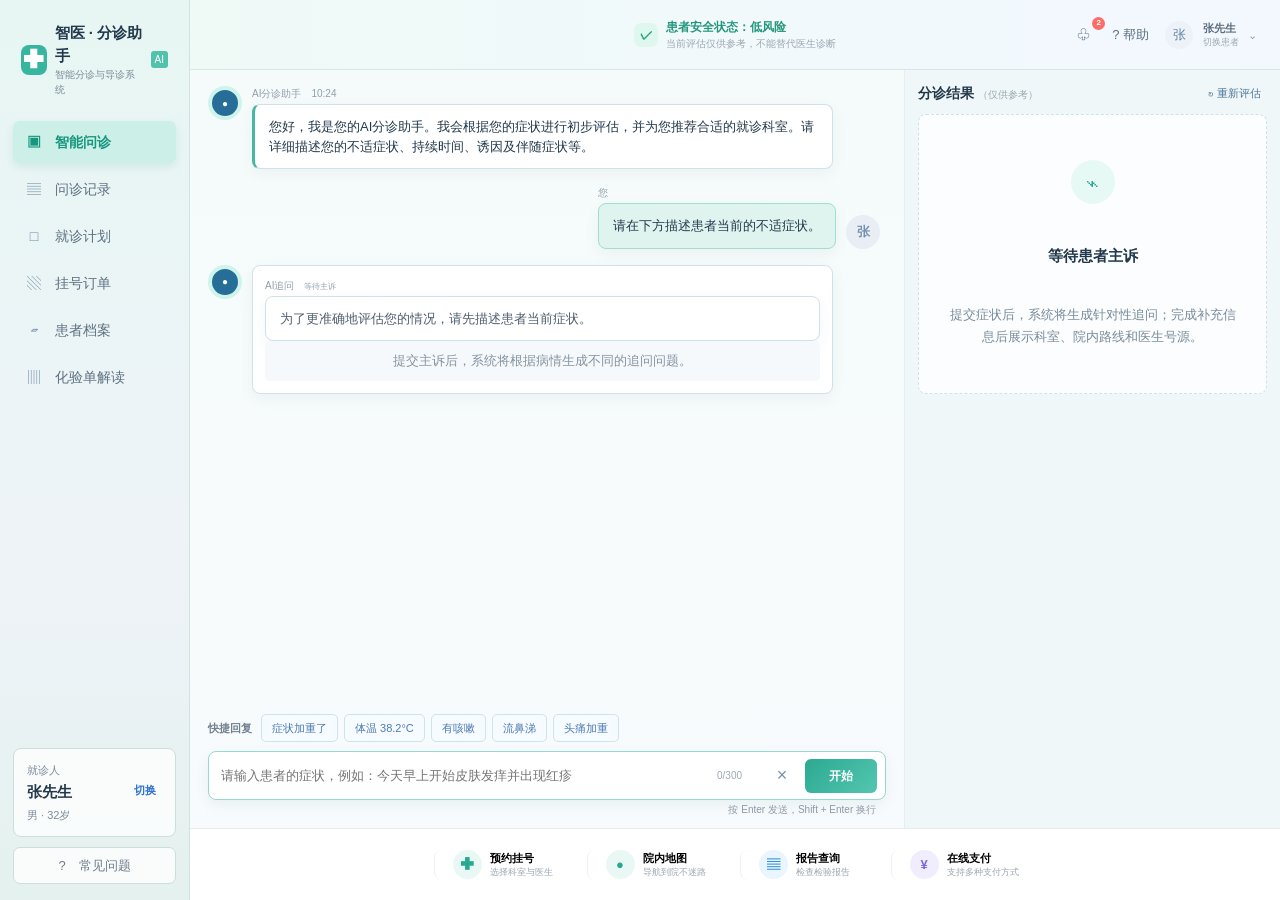
<file: frontend/index.html>
<!DOCTYPE html>
<html lang="zh-CN">
<head>
    <meta charset="UTF-8">
    <meta name="viewport" content="width=device-width, initial-scale=1.0">
    <title>智医分诊助手</title>
    <link rel="stylesheet" href="style.css?v=20260715-lab-progress">
</head>
<body>
    <div class="conversation-app">
        <aside class="app-sidebar">
            <div class="app-brand"><span class="brand-mark">✚</span><div><strong>智医 · 分诊助手</strong><small>智能分诊与导诊系统</small></div><i>AI</i></div>
            <nav class="app-nav" aria-label="功能导航">
                <a class="active" href="#consultation"><span>▣</span>智能问诊</a>
                <a href="#consultation"><span>▤</span>问诊记录</a>
                <a href="#consultation"><span>□</span>就诊计划</a>
                <a href="#consultation"><span>▧</span>挂号订单</a>
                <a href="#consultation"><span>▱</span>患者档案</a>
                <a href="#consultation"><span>▥</span>化验单解读</a>
            </nav>
            <div class="patient-card"><span>就诊人</span><strong>张先生 <button type="button">切换</button></strong><small>男 · 32岁</small></div>
            <button class="faq-button" type="button">?　常见问题</button>
        </aside>

        <main class="app-main" id="consultation">
            <header class="app-header">
                <div class="safety-state"><span>✓</span><div><strong>患者安全状态：低风险</strong><small>当前评估仅供参考，不能替代医生诊断</small></div></div>
                <div class="header-tools"><button type="button">♧<b>2</b></button><button type="button">? 帮助</button><span class="user-badge">张</span><div><strong>张先生</strong><small>切换患者</small></div><span>⌄</span></div>
            </header>

            <section class="consultation-layout">
                <section class="conversation-pane">
                    <div class="chat-stream">
                        <article class="chat-message assistant-message welcome-message"><span class="bot-avatar">●</span><div><div class="message-meta">AI分诊助手　10:24</div><p>您好，我是您的AI分诊助手。我会根据您的症状进行初步评估，并为您推荐合适的就诊科室。请详细描述您的不适症状、持续时间、诱因及伴随症状等。</p></div></article>
                        <article class="chat-message user-message"><div><div class="message-meta">您</div><p id="questionPreview">请在下方描述患者当前的不适症状。</p></div><span class="user-avatar">张</span></article>
                        <article class="chat-message assistant-message"><span class="bot-avatar">●</span><div class="followup-message"><div class="message-meta">AI追问　<small id="followupState">等待主诉</small></div><p>为了更准确地评估您的情况，请先描述患者当前症状。</p><div class="question-list" id="questionList"><p class="question-empty">提交主诉后，系统将根据病情生成不同的追问问题。</p></div></div></article>

                        <article class="supplement-card" id="supplementCard" hidden>
                            <div class="supplement-title"><h2>提交 AI 追问选项</h2><span>待选择</span></div>
                            <p class="followup-note">请选择上方每个 AI 追问的答案。系统会把主诉和选项一起交给 Qwen，再生成病情分析与建议诊室。</p>
                            <button type="button" class="submit-followup" id="followupSubmitBtn"><span class="spinner" hidden></span><span class="button-label">提交补充信息</span></button>
                        </article>
                        <article class="diagnosis-card" id="diagnosisCard" hidden>
                            <div class="diagnosis-icon">✦</div>
                            <div>
                                <div class="diagnosis-heading"><h2 id="diagnosisTitle">病情分析与导诊建议</h2><span id="diagnosisMeta">AI 分析</span></div>
                                <div id="diagnosisText"></div>
                            </div>
                        </article>
                        <article class="lab-report-card" id="labReportCard" data-legacy-lab-ui hidden>
                            <div class="lab-preview-wrap"><img id="labReportPreview" alt="已上传的化验单预览"></div>
                            <div class="lab-card-body">
                                <div class="lab-card-heading"><div><h2 id="labReportTitle">化验单</h2><p id="labReportMeta">正在识别图片中的检验指标…</p></div><span id="labReportStatus" class="lab-status loading">识别中</span></div>
                                <div class="lab-metric-preview" id="labMetricPreview"></div>
                                <div class="lab-card-actions"><button type="button" id="viewLabImageBtn">查看原图</button><button type="button" id="reviewLabDataBtn" class="review-lab-button" disabled>核对识别数据</button></div>
                            </div>
                        </article>
                    </div>

                    <div class="quick-replies"><strong>快捷回复</strong><button type="button">症状加重了</button><button type="button">体温 38.2°C</button><button type="button">有咳嗽</button><button type="button">流鼻涕</button><button type="button">头痛加重</button></div>
                    <div class="chat-composer"><textarea id="question" maxlength="300" placeholder="请输入患者的症状，例如：今天早上开始皮肤发痒并出现红疹"></textarea><span id="charCount">0/300</span><button type="button" id="clearBtn" aria-label="清空">×</button><button type="button" id="submitBtn" class="send-button">开始</button></div>
                    <input id="labReportInput" type="file" accept="image/jpeg,image/png,image/webp" hidden>
                    <p class="composer-hint">按 Enter 发送，Shift + Enter 换行</p>
                </section>

                <aside class="result-pane">
                    <div class="result-pane-header"><h1>分诊结果 <small>（仅供参考）</small></h1><button type="button" id="reassessBtn">↻ 重新评估</button></div>
                    <section class="result-pending" id="resultPending"><span class="pending-icon">⌁</span><strong>等待患者主诉</strong><p>提交症状后，系统将生成针对性追问；完成补充信息后展示科室、院内路线和医生号源。</p></section>
                    <div class="final-result-content" id="finalResultContent" hidden>
                        <section class="summary-card department-summary"><h2>推荐科室</h2><div class="summary-main"><span class="department-icon">◖</span><div><h3 id="departmentName">--</h3><p id="departmentReason"></p><button type="button" id="locateDepartmentBtn">科室介绍 ›</button></div></div></section>
                        <section class="summary-card risk-summary"><div class="summary-heading"><h2>风险等级</h2><span id="confidenceText">置信度：--</span></div><div><span class="risk-icon">♥</span><strong id="riskLevel">--</strong><p id="riskDescription"></p></div></section>
                        <section class="summary-card analysis-summary"><h2>导航诊室位置</h2><div class="analysis-line"><span>⌁</span><div><strong id="analysisTitle">--</strong><p id="analysisSummary"></p></div></div></section>
                        <section class="summary-card map-card"><div class="summary-heading"><h2>院内导航</h2><div class="floor-list" id="floorList"><button data-floor="1F">1F</button><button data-floor="2F">2F</button><button data-floor="3F">3F</button><button data-floor="4F">4F</button><button data-floor="5F">5F</button></div></div><div class="hospital-map" id="hospitalMap"><span class="map-target" id="mapTarget">导诊台<small>1F · 门诊大厅</small></span></div><p class="location-summary" id="locationSummary"></p></section>
                        <section class="summary-card doctors-card"><div class="summary-heading"><h2>医生与号源 <small>（今日）</small></h2><button type="button">更多号源 ›</button></div><div id="doctorList"></div></section>
                        <section class="summary-card notes-card"><h2>下一步建议</h2><ul id="notesList"></ul><p id="analysisText"></p></section>
                        <div class="result-actions"><button type="button" id="exportBtn">⇩ 导出报告</button></div>
                    </div>
                    <div class="lab-result-content" id="labResultContent" data-legacy-lab-ui hidden>
                        <section class="summary-card lab-abnormal-summary"><div class="summary-heading"><h2>异常指标 <strong id="labAbnormalCount">0项</strong></h2><button type="button" id="backToTriageBtn">返回分诊结果</button></div><div class="lab-abnormal-list" id="labAbnormalList"></div></section>
                        <section class="summary-card lab-interpretation-card"><h2>综合解读</h2><p id="labInterpretation">请先上传化验单。</p></section>
                        <section class="summary-card lab-attention-card"><span>!</span><div><small>关注级别</small><strong id="labAttentionLevel">--</strong></div></section>
                        <section class="summary-card lab-advice-card"><h2>下一步建议</h2><ul id="labRecommendations"></ul><p id="labSuggestedDepartment"></p></section>
                        <button type="button" id="continueWithLabBtn" class="continue-lab-button">结合症状继续问诊</button>
                        <p class="lab-disclaimer" id="labDisclaimer">本分析仅用于辅助理解报告，不构成医疗诊断或治疗建议。</p>
                    </div>
                </aside>
            </section>

            <footer class="service-dock"><button type="button" class="dock-action"><span>✚</span><div><strong>预约挂号</strong><small>选择科室与医生</small></div></button><button type="button" class="dock-action"><span>●</span><div><strong>院内地图</strong><small>导航到院不迷路</small></div></button><button type="button" class="dock-action"><span>▤</span><div><strong>报告查询</strong><small>检查检验报告</small></div></button><button type="button" class="dock-action"><span>¥</span><div><strong>在线支付</strong><small>支持多种支付方式</small></div></button></footer>
        </main>
    </div>

    <div class="modal" id="bookingModal" hidden><div class="modal-content" role="dialog" aria-modal="true" aria-labelledby="bookingTitle"><h2 id="bookingTitle">确认挂号</h2><p id="bookingDetails"></p><label>就诊人<input id="patientName" value="张先生"></label><div class="modal-actions"><button type="button" id="cancelBookingBtn">取消</button><button type="button" id="confirmBookingBtn">确认挂号</button></div></div></div>
    <div class="modal lab-review-modal" id="labReviewModal" hidden><div class="modal-content lab-review-content" role="dialog" aria-modal="true" aria-labelledby="labReviewTitle"><div class="lab-review-header"><div><h2 id="labReviewTitle">核对识别数据</h2><p>请对照原图逐项核对检验项目、结果、单位和参考范围，确认后将重新生成解读。</p></div><button type="button" id="closeLabReviewBtn" aria-label="关闭">×</button></div><div class="lab-review-table-wrap"><table class="lab-review-table"><thead><tr><th>检验项目</th><th>结果</th><th>单位</th><th>参考范围</th><th>状态</th></tr></thead><tbody id="labReviewRows"></tbody></table></div><div class="lab-review-footer"><span>原图不会保存到服务器</span><div><button type="button" id="cancelLabReviewBtn">取消</button><button type="button" id="confirmLabReviewBtn" class="confirm-lab-button">确认无误并重新分析</button></div></div></div></div>
    <div class="modal lab-image-modal" id="labImageModal" hidden><div class="modal-content lab-image-content" role="dialog" aria-modal="true" aria-label="化验单原图"><button type="button" id="closeLabImageBtn" aria-label="关闭">×</button><img id="labImageLarge" alt="化验单原图"></div></div>
    <div class="toast" id="toast" role="status" hidden></div>
    <script type="module" src="app.js?v=20260717-lab-template-v2"></script>
</body>
</html>
</file>
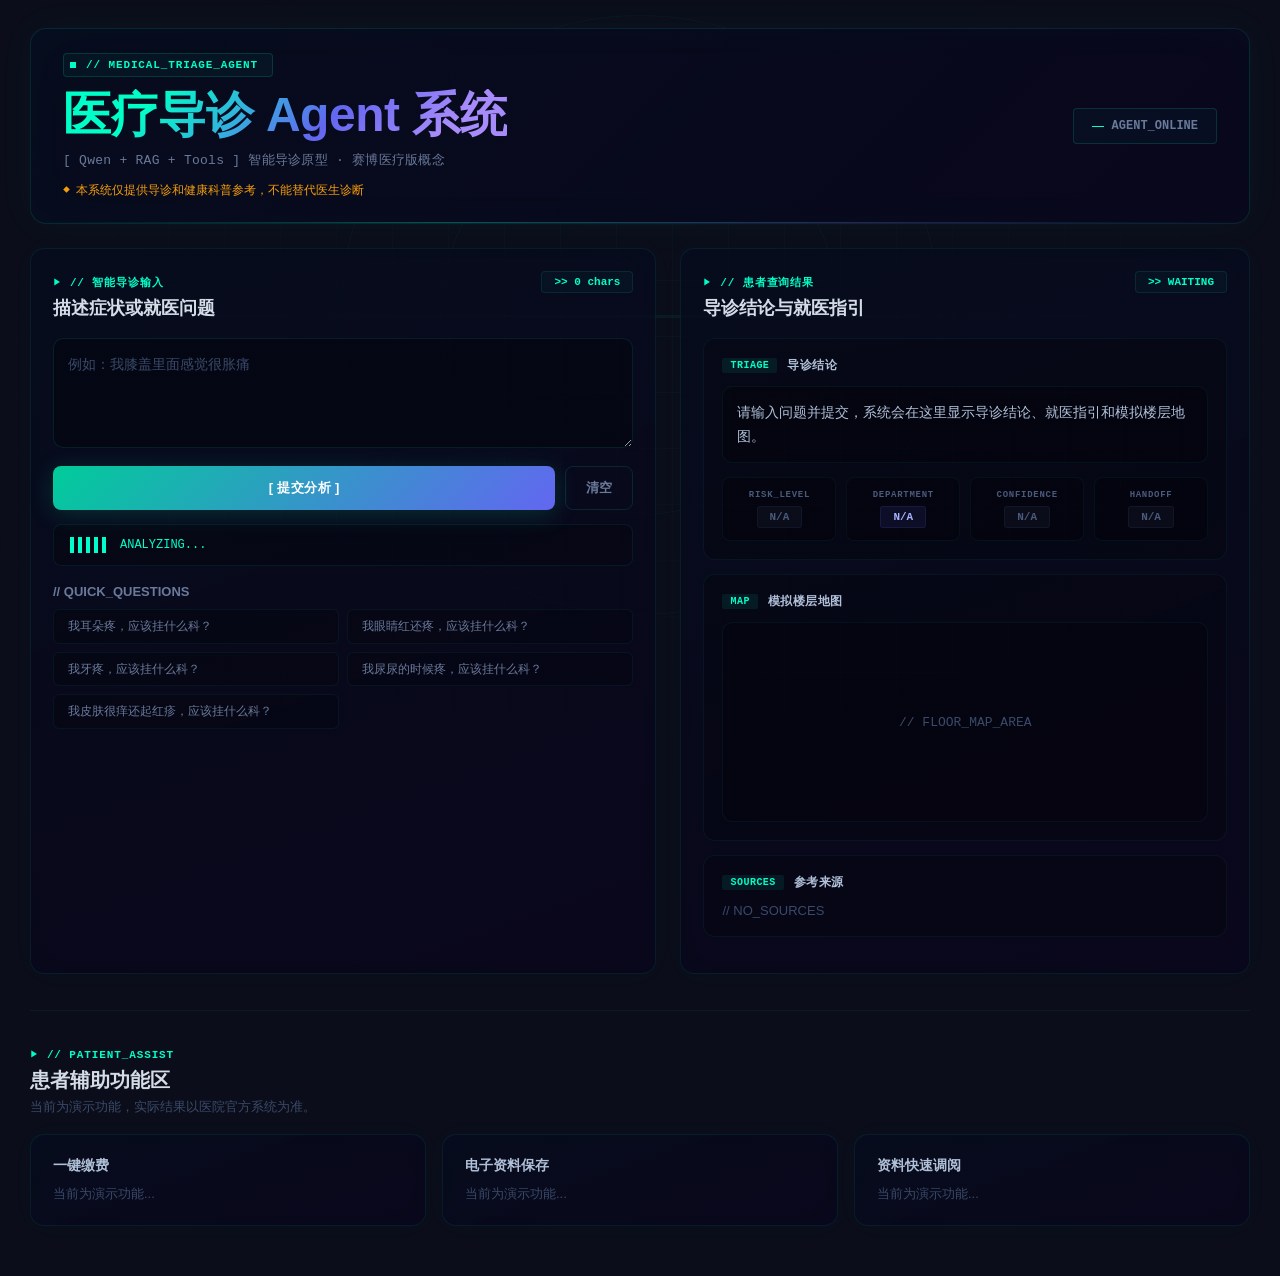
<file: frontend/concept-cyber-medical.html>
﻿<!DOCTYPE html>
<html lang="zh-CN">
<head>
<meta charset="UTF-8">
<meta name="viewport" content="width=device-width, initial-scale=1.0">
<title>概念设计 - 赛博医疗风</title>
<style>
* { margin: 0; padding: 0; box-sizing: border-box; }
body {
  font-family: "Inter", "PingFang SC", "Microsoft YaHei", sans-serif;
  min-height: 100vh;
  background: #0b0d1a;
  color: #d4dce8;
  overflow-x: hidden;
}
.bg-canvas { position: fixed; inset: 0; z-index: 0; pointer-events: none; overflow: hidden; }
.bg-canvas::before {
  content: "";
  position: absolute; inset: 0;
  background-image: linear-gradient(rgba(0, 255, 200, 0.03) 1px, transparent 1px), linear-gradient(90deg, rgba(0, 255, 200, 0.03) 1px, transparent 1px);
  background-size: 56px 56px;
  mask-image: radial-gradient(ellipse 60% 50% at 50% 40%, black, transparent);
}
.cyber-pulse { position: absolute; width: 100%; height: 3px; top: 35%; left: 0; background: linear-gradient(90deg, transparent, rgba(0, 255, 200, 0.06), transparent); animation: scanPulse 4s ease-in-out infinite; }
@keyframes scanPulse { 0%, 100% { transform: translateX(-100%); } 50% { transform: translateX(100%); } }
.glow-ring { position: absolute; width: 600px; height: 600px; left: 50%; top: 35%; transform: translate(-50%, -50%); border: 1px solid rgba(0, 255, 200, 0.04); border-radius: 50%; animation: ringPulse 6s ease-in-out infinite; }
.glow-ring-2 { width: 400px; height: 400px; animation: ringPulse 8s ease-in-out infinite reverse; }
@keyframes ringPulse { 0%, 100% { transform: translate(-50%, -50%) scale(1); opacity: 0.4; } 50% { transform: translate(-50%, -50%) scale(1.15); opacity: 0.1; } }
.page-shell { position: relative; z-index: 1; width: min(1220px, calc(100% - 32px)); margin: 0 auto; padding: 28px 0 48px; }
.hero-panel {
  display: flex; justify-content: space-between; align-items: center; gap: 24px; padding: 24px 32px; border-radius: 16px;
  border: 1px solid rgba(0, 255, 200, 0.12);
  background: linear-gradient(135deg, rgba(6, 12, 30, 0.90), rgba(10, 6, 28, 0.92));
  box-shadow: 0 0 40px rgba(0, 255, 200, 0.04), inset 0 0 60px rgba(0, 255, 200, 0.02);
  position: relative; overflow: hidden;
}
.hero-panel::after { content: ""; position: absolute; bottom: 0; left: 0; right: 0; height: 1px; background: linear-gradient(90deg, transparent, rgba(0, 255, 200, 0.30), rgba(139, 92, 246, 0.30), transparent); }
.hero-badge {
  display: inline-flex; align-items: center; gap: 10px; margin-bottom: 12px; padding: 5px 14px 5px 6px; border-radius: 4px;
  border: 1px solid rgba(0, 255, 200, 0.15); background: rgba(0, 255, 200, 0.04);
  font-size: 11px; font-weight: 700; color: #00ffc8; font-family: "JetBrains Mono", "SF Mono", monospace;
  text-transform: uppercase; letter-spacing: 0.08em;
}
.hero-badge .cyber-dot { width: 6px; height: 6px; background: #00ffc8; clip-path: polygon(0 0, 100% 0, 100% 100%, 0 100%); animation: dotBlink 2s step-end infinite; }
@keyframes dotBlink { 0%, 100% { opacity: 1; } 50% { opacity: 0.2; } }
.hero-panel h1 {
  margin-bottom: 10px; font-size: clamp(32px, 4.2vw, 48px); font-weight: 800; line-height: 1.08; letter-spacing: -0.01em;
  background: linear-gradient(135deg, #00ffc8 20%, #6366f1 60%, #a78bfa 85%);
  -webkit-background-clip: text; background-clip: text; color: transparent;
}
.hero-subtitle { color: #6a7a9a; font-size: 13px; line-height: 1.5; margin-bottom: 8px; font-family: "JetBrains Mono", "SF Mono", monospace; letter-spacing: 0.02em; }
.hero-safety { display: inline-flex; align-items: center; gap: 6px; color: #f59e0b; font-size: 12px; }
.hero-safety::before { content: "◆"; font-size: 7px; }
.status-pill { display: inline-flex; align-items: center; gap: 8px; padding: 10px 18px; border-radius: 4px; border: 1px solid rgba(0, 255, 200, 0.15); background: rgba(0, 255, 200, 0.03); color: #6a7a9a; font-size: 12px; font-weight: 600; font-family: "JetBrains Mono", "SF Mono", monospace; }
.status-pill .scan-line { width: 12px; height: 12px; position: relative; overflow: hidden; }
.status-pill .scan-line::before { content: ""; position: absolute; width: 100%; height: 1px; background: #00ffc8; top: 50%; left: 0; animation: scanLine 2s linear infinite; }
@keyframes scanLine { 0% { transform: translateY(-6px); opacity: 0; } 20% { opacity: 1; } 50% { transform: translateY(6px); opacity: 0; } 100% { transform: translateY(6px); opacity: 0; } }
.main-grid { display: grid; grid-template-columns: minmax(400px, 1.1fr) minmax(400px, 1fr); gap: 24px; margin-top: 24px; }
.panel {
  border-radius: 14px; padding: 22px; border: 1px solid rgba(0, 255, 200, 0.08);
  background: linear-gradient(160deg, rgba(6, 12, 30, 0.75), rgba(10, 6, 28, 0.80));
  box-shadow: 0 0 30px rgba(0, 255, 200, 0.02), inset 0 0 40px rgba(0, 255, 200, 0.01);
  transition: all 0.3s; position: relative;
}
.panel::after { content: ""; position: absolute; top: 0; left: 0; right: 0; height: 1px; background: linear-gradient(90deg, transparent, rgba(0, 255, 200, 0.10), transparent); opacity: 0; transition: opacity 0.3s; }
.panel:hover::after { opacity: 1; }
.panel:hover { border-color: rgba(0, 255, 200, 0.15); box-shadow: 0 0 50px rgba(0, 255, 200, 0.04), inset 0 0 40px rgba(0, 255, 200, 0.02); }
.panel-heading { display: flex; justify-content: space-between; align-items: flex-start; gap: 16px; margin-bottom: 18px; }
.panel-kicker { margin-bottom: 6px; font-size: 11px; font-weight: 700; letter-spacing: 0.08em; color: #00ffc8; font-family: "JetBrains Mono", "SF Mono", monospace; text-transform: uppercase; display: inline-flex; align-items: center; gap: 8px; }
.panel-kicker::before { content: "▶"; font-size: 8px; color: #00ffc8; }
.panel-heading h2 { font-size: 18px; font-weight: 700; color: #d4dce8; }
.counter { padding: 4px 12px; border-radius: 4px; border: 1px solid rgba(0, 255, 200, 0.10); background: rgba(0, 255, 200, 0.03); color: #00ffc8; font-size: 11px; font-weight: 700; font-family: "JetBrains Mono", "SF Mono", monospace; white-space: nowrap; }
textarea { width: 100%; min-height: 110px; max-height: 260px; padding: 14px; border-radius: 10px; border: 1.5px solid rgba(0, 255, 200, 0.10); background: rgba(0, 0, 0, 0.30); color: #d4dce8; font-size: 14px; line-height: 1.7; resize: vertical; outline: none; font-family: inherit; transition: all 0.2s; }
textarea:focus { border-color: rgba(0, 255, 200, 0.30); box-shadow: 0 0 0 4px rgba(0, 255, 200, 0.06), 0 0 30px rgba(0, 255, 200, 0.03); }
textarea::placeholder { color: #3a4a6a; }
.actions { display: grid; grid-template-columns: 1fr auto; gap: 10px; margin-top: 14px; }
.primary-btn { min-height: 44px; padding: 0 24px; border: none; border-radius: 8px; background: linear-gradient(135deg, #00cc9a, #6366f1); color: #fff; font-weight: 700; font-size: 13px; cursor: pointer; transition: all 0.25s; box-shadow: 0 4px 24px rgba(0, 204, 154, 0.20); letter-spacing: 0.03em; }
.primary-btn:hover { transform: translateY(-2px); box-shadow: 0 8px 32px rgba(0, 204, 154, 0.30); }
.secondary-btn { min-height: 44px; padding: 0 20px; border: 1px solid rgba(0, 255, 200, 0.12); border-radius: 8px; background: transparent; color: #6a7a9a; font-weight: 600; font-size: 13px; cursor: pointer; transition: all 0.2s; }
.secondary-btn:hover { border-color: rgba(0, 255, 200, 0.25); color: #00ffc8; background: rgba(0, 255, 200, 0.03); }
.loading-bar { display: flex; align-items: center; gap: 14px; margin-top: 14px; padding: 12px 16px; border-radius: 8px; border: 1px solid rgba(0, 255, 200, 0.08); background: rgba(0, 0, 0, 0.20); }
.loading-bar .cyber-loader { display: flex; gap: 4px; }
.loading-bar .cyber-loader span { width: 4px; height: 16px; background: #00ffc8; animation: loader 1s ease-in-out infinite; }
.loading-bar .cyber-loader span:nth-child(2) { animation-delay: 0.15s; }
.loading-bar .cyber-loader span:nth-child(3) { animation-delay: 0.3s; }
.loading-bar .cyber-loader span:nth-child(4) { animation-delay: 0.45s; }
.loading-bar .cyber-loader span:nth-child(5) { animation-delay: 0.6s; }
@keyframes loader { 0%, 100% { transform: scaleY(0.3); opacity: 0.3; } 50% { transform: scaleY(1); opacity: 1; } }
.loading-bar span { color: #00ffc8; font-size: 12px; font-weight: 500; font-family: "JetBrains Mono", "SF Mono", monospace; }
.quick-block { margin-top: 18px; }
.quick-block h3 { margin-bottom: 10px; color: #6a7a9a; font-size: 13px; font-weight: 600; }
.examples { display: grid; grid-template-columns: 1fr 1fr; gap: 8px; }
.example-btn { padding: 8px 14px; border: 1px solid rgba(0, 255, 200, 0.06); border-radius: 6px; background: rgba(0, 0, 0, 0.20); color: #6a7a9a; font-size: 12px; font-weight: 500; text-align: left; cursor: pointer; line-height: 1.4; transition: all 0.2s; }
.example-btn:hover { border-color: rgba(0, 255, 200, 0.20); background: rgba(0, 255, 200, 0.03); color: #00ffc8; }
.result-card { border-radius: 12px; padding: 18px; border: 1px solid rgba(0, 255, 200, 0.06); background: rgba(0, 0, 0, 0.20); margin-bottom: 14px; transition: all 0.25s; }
.result-card:hover { border-color: rgba(0, 255, 200, 0.12); }
.result-card h3 { margin-bottom: 12px; font-size: 12px; font-weight: 700; color: #b0c0d8; display: flex; align-items: center; gap: 10px; font-family: "JetBrains Mono", "SF Mono", monospace; text-transform: uppercase; letter-spacing: 0.04em; }
.result-card h3 .tag { padding: 2px 8px; border-radius: 2px; background: rgba(0, 255, 200, 0.08); color: #00ffc8; font-size: 10px; }
.answer-box { padding: 14px; border-radius: 10px; background: rgba(0, 0, 0, 0.25); border: 1px solid rgba(0, 255, 200, 0.06); font-size: 14px; line-height: 1.7; color: #b0c0d8; }
.metric-grid { display: grid; grid-template-columns: repeat(4, 1fr); gap: 10px; margin-top: 14px; }
.metric-card { padding: 12px 8px; border-radius: 8px; background: rgba(0, 0, 0, 0.25); border: 1px solid rgba(0, 255, 200, 0.05); text-align: center; }
.metric-card .label { display: block; font-size: 9px; font-weight: 700; color: #4a5a7a; text-transform: uppercase; letter-spacing: 0.08em; margin-bottom: 6px; font-family: "JetBrains Mono", "SF Mono", monospace; }
.metric-card .value { display: inline-flex; align-items: center; padding: 4px 12px; border-radius: 3px; font-size: 11px; font-weight: 700; font-family: "JetBrains Mono", "SF Mono", monospace; }
.value-emergency { background: rgba(239, 68, 68, 0.12); color: #ef4444; border: 1px solid rgba(239, 68, 68, 0.15); }
.value-normal { background: rgba(0, 255, 200, 0.08); color: #00ffc8; border: 1px solid rgba(0, 255, 200, 0.10); }
.value-blue { background: rgba(99, 102, 241, 0.10); color: #a5b4fc; border: 1px solid rgba(99, 102, 241, 0.12); }
.value-muted { background: rgba(74, 90, 122, 0.10); color: #4a5a7a; border: 1px solid rgba(74, 90, 122, 0.12); }
.floor-map { height: 200px; border-radius: 10px; border: 1px solid rgba(0, 255, 200, 0.06); background: rgba(0, 0, 0, 0.20); margin-top: 10px; display: flex; align-items: center; justify-content: center; color: #3a4a6a; font-size: 13px; font-family: "JetBrains Mono", "SF Mono", monospace; }
.assist-section { margin-top: 36px; padding-top: 32px; border-top: 1px solid rgba(0, 255, 200, 0.06); }
.assist-grid { display: grid; grid-template-columns: repeat(3, 1fr); gap: 16px; margin-top: 18px; }
@media (max-width: 1024px) { .main-grid, .assist-grid { grid-template-columns: 1fr; } }
@media (max-width: 768px) { .hero-panel { flex-direction: column; padding: 20px; } .metric-grid { grid-template-columns: repeat(2, 1fr); } .examples { grid-template-columns: 1fr; } }
</style>
</head>
<body>
<div class="bg-canvas">
  <div class="cyber-pulse"></div>
  <div class="glow-ring"></div>
  <div class="glow-ring glow-ring-2"></div>
</div>
<div class="page-shell">
  <header class="hero-panel">
    <div>
      <div class="hero-badge"><span class="cyber-dot"></span> // MEDICAL_TRIAGE_AGENT</div>
      <h1>医疗导诊 Agent 系统</h1>
      <p class="hero-subtitle">[ Qwen + RAG + Tools ] 智能导诊原型 · 赛博医疗版概念</p>
      <span class="hero-safety">本系统仅提供导诊和健康科普参考，不能替代医生诊断</span>
    </div>
    <div class="status-pill"><span class="scan-line"></span> AGENT_ONLINE</div>
  </header>
  <div class="main-grid">
    <div class="panel">
      <div class="panel-heading">
        <div>
          <p class="panel-kicker">// 智能导诊输入</p>
          <h2>描述症状或就医问题</h2>
        </div>
        <span class="counter">>> 0 chars</span>
      </div>
      <textarea placeholder="例如：我膝盖里面感觉很胀痛"></textarea>
      <div class="actions">
        <button class="primary-btn">[ 提交分析 ]</button>
        <button class="secondary-btn">清空</button>
      </div>
      <div class="loading-bar">
        <div class="cyber-loader"><span></span><span></span><span></span><span></span><span></span></div>
        <span>ANALYZING...</span>
      </div>
      <div class="quick-block">
        <h3>// QUICK_QUESTIONS</h3>
        <div class="examples">
          <button class="example-btn">我耳朵疼，应该挂什么科？</button>
          <button class="example-btn">我眼睛红还疼，应该挂什么科？</button>
          <button class="example-btn">我牙疼，应该挂什么科？</button>
          <button class="example-btn">我尿尿的时候疼，应该挂什么科？</button>
          <button class="example-btn">我皮肤很痒还起红疹，应该挂什么科？</button>
        </div>
      </div>
    </div>
    <div class="panel">
      <div class="panel-heading">
        <div>
          <p class="panel-kicker">// 患者查询结果</p>
          <h2>导诊结论与就医指引</h2>
        </div>
        <span class="counter">>> WAITING</span>
      </div>
      <div class="result-card">
        <h3><span class="tag">TRIAGE</span> 导诊结论</h3>
        <div class="answer-box">请输入问题并提交，系统会在这里显示导诊结论、就医指引和模拟楼层地图。</div>
        <div class="metric-grid">
          <div class="metric-card"><span class="label">RISK_LEVEL</span><span class="value value-muted">N/A</span></div>
          <div class="metric-card"><span class="label">DEPARTMENT</span><span class="value value-blue">N/A</span></div>
          <div class="metric-card"><span class="label">CONFIDENCE</span><span class="value value-muted">N/A</span></div>
          <div class="metric-card"><span class="label">HANDOFF</span><span class="value value-muted">N/A</span></div>
        </div>
      </div>
      <div class="result-card">
        <h3><span class="tag">MAP</span> 模拟楼层地图</h3>
        <div class="floor-map">// FLOOR_MAP_AREA</div>
      </div>
      <div class="result-card">
        <h3><span class="tag">SOURCES</span> 参考来源</h3>
        <p style="color:#3a4a6a;font-size:13px;">// NO_SOURCES</p>
      </div>
    </div>
  </div>
  <div class="assist-section">
    <div style="margin-bottom:16px;">
      <p class="panel-kicker">// PATIENT_ASSIST</p>
      <h2 style="font-size:20px;font-weight:700;color:#d4dce8;margin-bottom:4px;">患者辅助功能区</h2>
      <p style="color:#3a4a6a;font-size:13px;">当前为演示功能，实际结果以医院官方系统为准。</p>
    </div>
    <div class="assist-grid">
      <div class="panel"><h3 style="font-size:14px;font-weight:700;color:#b0c0d8;margin-bottom:10px;">一键缴费</h3><p style="color:#3a4a6a;font-size:13px;">当前为演示功能...</p></div>
      <div class="panel"><h3 style="font-size:14px;font-weight:700;color:#b0c0d8;margin-bottom:10px;">电子资料保存</h3><p style="color:#3a4a6a;font-size:13px;">当前为演示功能...</p></div>
      <div class="panel"><h3 style="font-size:14px;font-weight:700;color:#b0c0d8;margin-bottom:10px;">资料快速调阅</h3><p style="color:#3a4a6a;font-size:13px;">当前为演示功能...</p></div>
    </div>
  </div>
</div>
</body>
</html>
</file>
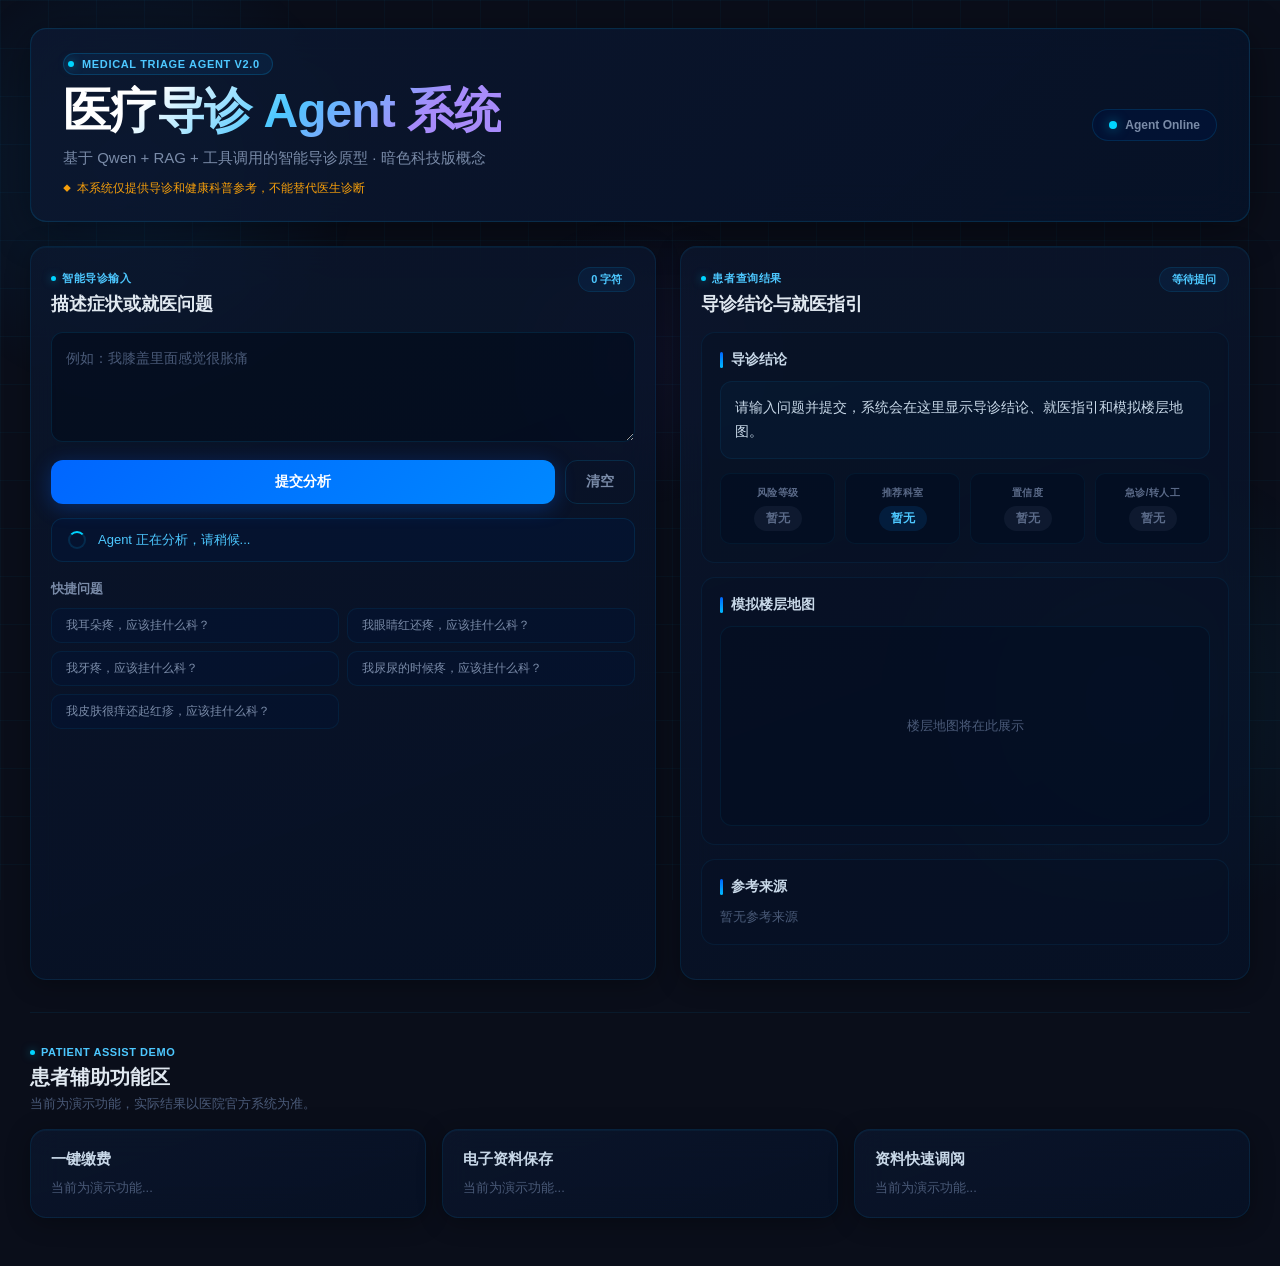
<file: frontend/concept-dark-tech.html>
﻿<!DOCTYPE html>
<html lang="zh-CN">
<head>
<meta charset="UTF-8">
<meta name="viewport" content="width=device-width, initial-scale=1.0">
<title>概念设计 - 暗色科技风</title>
<style>
* { margin: 0; padding: 0; box-sizing: border-box; }
body {
  font-family: "Inter", "PingFang SC", "Microsoft YaHei", sans-serif;
  background: #0a0e1a;
  color: #e0e8f0;
  min-height: 100vh;
  overflow-x: hidden;
}
.bg-canvas {
  position: fixed;
  inset: 0;
  z-index: 0;
  pointer-events: none;
  overflow: hidden;
}
.bg-grid {
  position: absolute;
  inset: 0;
  background-image:
    linear-gradient(rgba(0, 180, 255, 0.04) 1px, transparent 1px),
    linear-gradient(90deg, rgba(0, 180, 255, 0.04) 1px, transparent 1px);
  background-size: 48px 48px;
}
.bg-glow-1 {
  position: absolute;
  width: 500px; height: 500px;
  left: -120px; top: -80px;
  background: radial-gradient(circle, rgba(0, 140, 255, 0.12), transparent 65%);
  animation: floatGlow 8s ease-in-out infinite alternate;
}
.bg-glow-2 {
  position: absolute;
  width: 600px; height: 600px;
  right: -150px; bottom: -100px;
  background: radial-gradient(circle, rgba(0, 200, 255, 0.08), transparent 60%);
  animation: floatGlow 10s ease-in-out infinite alternate-reverse;
}
.bg-glow-3 {
  position: absolute;
  width: 350px; height: 350px;
  left: 50%; top: 40%;
  transform: translate(-50%, -50%);
  background: radial-gradient(circle, rgba(100, 60, 255, 0.06), transparent 60%);
  animation: floatGlow 12s ease-in-out infinite alternate;
}
@keyframes floatGlow {
  0% { transform: translate(0, 0) scale(1); }
  100% { transform: translate(30px, -20px) scale(1.1); }
}
.page-shell {
  position: relative;
  z-index: 1;
  width: min(1220px, calc(100% - 32px));
  margin: 0 auto;
  padding: 28px 0 48px;
}
.hero-panel {
  display: flex;
  justify-content: space-between;
  align-items: center;
  gap: 24px;
  padding: 24px 32px;
  border-radius: 16px;
  border: 1px solid rgba(0, 180, 255, 0.15);
  background: linear-gradient(135deg, rgba(12, 24, 48, 0.85), rgba(6, 18, 40, 0.90));
  backdrop-filter: blur(20px);
  -webkit-backdrop-filter: blur(20px);
  box-shadow: 0 8px 40px rgba(0, 0, 0, 0.40), inset 0 0 1px rgba(0, 180, 255, 0.20);
}
.hero-badge {
  display: inline-flex;
  align-items: center;
  gap: 8px;
  margin-bottom: 10px;
  padding: 4px 12px 4px 4px;
  border-radius: 999px;
  border: 1px solid rgba(0, 180, 255, 0.20);
  background: rgba(0, 140, 255, 0.08);
  font-size: 11px;
  font-weight: 600;
  color: #4dc8ff;
  text-transform: uppercase;
  letter-spacing: 0.06em;
}
.hero-badge .dot {
  width: 6px; height: 6px;
  border-radius: 50%;
  background: #00d4ff;
  box-shadow: 0 0 10px rgba(0, 212, 255, 0.5);
}
.hero-panel h1 {
  margin-bottom: 10px;
  font-size: clamp(32px, 4.2vw, 48px);
  font-weight: 800;
  line-height: 1.08;
  letter-spacing: -0.02em;
  background: linear-gradient(135deg, #fff 20%, #4dc8ff 50%, #a78bfa 80%);
  -webkit-background-clip: text;
  background-clip: text;
  color: transparent;
}
.hero-subtitle { color: #7a8ba8; font-size: 15px; line-height: 1.5; margin-bottom: 8px; }
.hero-safety {
  display: inline-flex;
  align-items: center;
  gap: 6px;
  color: #f59e0b;
  font-size: 12px;
}
.hero-safety::before { content: "◆"; font-size: 8px; }
.status-pill {
  display: inline-flex;
  align-items: center;
  gap: 8px;
  padding: 8px 16px;
  border-radius: 999px;
  border: 1px solid rgba(0, 180, 255, 0.15);
  background: rgba(0, 20, 60, 0.60);
  color: #7a8ba8;
  font-size: 12px;
  font-weight: 600;
}
.status-pill .pulse {
  width: 8px; height: 8px;
  border-radius: 50%;
  background: #00d4ff;
  box-shadow: 0 0 12px rgba(0, 212, 255, 0.5);
  animation: pulse 2s ease-in-out infinite;
}
@keyframes pulse {
  0%, 100% { opacity: 1; box-shadow: 0 0 8px rgba(0, 212, 255, 0.4); }
  50% { opacity: 0.6; box-shadow: 0 0 20px rgba(0, 212, 255, 0.7); }
}
.main-grid {
  display: grid;
  grid-template-columns: minmax(400px, 1.1fr) minmax(400px, 1fr);
  gap: 24px;
  margin-top: 24px;
}
.panel {
  border-radius: 16px;
  padding: 20px;
  border: 1px solid rgba(0, 180, 255, 0.10);
  background: linear-gradient(160deg, rgba(12, 24, 48, 0.70), rgba(6, 18, 40, 0.75));
  backdrop-filter: blur(16px);
  -webkit-backdrop-filter: blur(16px);
  box-shadow: 0 4px 24px rgba(0, 0, 0, 0.30), inset 0 1px 0 rgba(0, 180, 255, 0.06);
  transition: all 0.25s;
}
.panel:hover {
  border-color: rgba(0, 180, 255, 0.20);
  box-shadow: 0 8px 32px rgba(0, 0, 0, 0.40), inset 0 1px 0 rgba(0, 180, 255, 0.10);
}
.panel-heading {
  display: flex;
  justify-content: space-between;
  align-items: flex-start;
  gap: 16px;
  margin-bottom: 16px;
}
.panel-kicker {
  margin-bottom: 6px;
  font-size: 11px;
  font-weight: 700;
  letter-spacing: 0.05em;
  color: #4dc8ff;
  text-transform: uppercase;
  display: inline-flex;
  align-items: center;
  gap: 6px;
}
.panel-kicker::before {
  content: "";
  width: 5px; height: 5px;
  border-radius: 50%;
  background: #00d4ff;
  box-shadow: 0 0 8px rgba(0, 212, 255, 0.5);
}
.panel-heading h2 { font-size: 18px; font-weight: 700; color: #e0e8f0; }
.counter {
  padding: 4px 12px;
  border-radius: 999px;
  background: rgba(0, 140, 255, 0.08);
  border: 1px solid rgba(0, 180, 255, 0.12);
  color: #4dc8ff;
  font-size: 11px;
  font-weight: 700;
  white-space: nowrap;
}
textarea {
  width: 100%;
  min-height: 110px;
  max-height: 260px;
  padding: 14px;
  border-radius: 12px;
  border: 1.5px solid rgba(0, 180, 255, 0.12);
  background: rgba(0, 8, 24, 0.50);
  color: #e0e8f0;
  font-size: 14px;
  line-height: 1.7;
  resize: vertical;
  outline: none;
  font-family: inherit;
  transition: all 0.2s;
}
textarea:focus {
  border-color: rgba(0, 180, 255, 0.40);
  box-shadow: 0 0 0 4px rgba(0, 140, 255, 0.10), 0 0 20px rgba(0, 140, 255, 0.05);
}
textarea::placeholder { color: #4a5a78; }
.actions { display: grid; grid-template-columns: 1fr auto; gap: 10px; margin-top: 14px; }
.primary-btn {
  min-height: 44px;
  padding: 0 24px;
  border: none;
  border-radius: 12px;
  background: linear-gradient(135deg, #0066ff, #0088ff);
  color: #fff;
  font-weight: 700;
  font-size: 14px;
  cursor: pointer;
  transition: all 0.2s;
  box-shadow: 0 4px 20px rgba(0, 100, 255, 0.30);
}
.primary-btn:hover {
  transform: translateY(-1px);
  box-shadow: 0 8px 28px rgba(0, 100, 255, 0.40);
}
.secondary-btn {
  min-height: 44px;
  padding: 0 20px;
  border: 1px solid rgba(0, 180, 255, 0.15);
  border-radius: 12px;
  background: transparent;
  color: #7a8ba8;
  font-weight: 600;
  font-size: 14px;
  cursor: pointer;
  transition: all 0.2s;
}
.secondary-btn:hover {
  border-color: rgba(0, 180, 255, 0.30);
  color: #4dc8ff;
  background: rgba(0, 140, 255, 0.06);
}
.loading-bar {
  display: flex;
  align-items: center;
  gap: 12px;
  margin-top: 14px;
  padding: 12px 16px;
  border-radius: 12px;
  border: 1px solid rgba(0, 180, 255, 0.12);
  background: rgba(0, 20, 60, 0.40);
}
.loading-bar .spinner {
  width: 18px; height: 18px;
  border: 2px solid rgba(0, 180, 255, 0.15);
  border-top-color: #00d4ff;
  border-radius: 50%;
  animation: spin 0.8s linear infinite;
}
@keyframes spin { to { transform: rotate(360deg); } }
.loading-bar span { color: #4dc8ff; font-size: 13px; font-weight: 500; }
.quick-block { margin-top: 18px; }
.quick-block h3 { margin-bottom: 10px; color: #7a8ba8; font-size: 13px; font-weight: 600; }
.examples { display: grid; grid-template-columns: 1fr 1fr; gap: 8px; }
.example-btn {
  padding: 8px 14px;
  border: 1px solid rgba(0, 180, 255, 0.08);
  border-radius: 10px;
  background: rgba(0, 20, 60, 0.30);
  color: #7a8ba8;
  font-size: 12px;
  font-weight: 500;
  text-align: left;
  cursor: pointer;
  line-height: 1.4;
  transition: all 0.2s;
}
.example-btn:hover {
  border-color: rgba(0, 180, 255, 0.25);
  background: rgba(0, 140, 255, 0.06);
  color: #4dc8ff;
}
.result-card {
  border-radius: 14px;
  padding: 18px;
  border: 1px solid rgba(0, 180, 255, 0.08);
  background: rgba(6, 16, 36, 0.50);
  margin-bottom: 14px;
  transition: all 0.2s;
}
.result-card:hover {
  border-color: rgba(0, 180, 255, 0.15);
  background: rgba(8, 20, 44, 0.60);
}
.result-card h3 {
  margin-bottom: 12px;
  font-size: 14px;
  font-weight: 700;
  color: #c8d8e8;
  display: flex;
  align-items: center;
  gap: 8px;
}
.result-card h3::before {
  content: "";
  width: 3px;
  height: 16px;
  border-radius: 2px;
  background: linear-gradient(to bottom, #0066ff, #00bbff);
}
.answer-box {
  padding: 14px;
  border-radius: 12px;
  background: rgba(0, 140, 255, 0.04);
  border: 1px solid rgba(0, 180, 255, 0.08);
  font-size: 14px;
  line-height: 1.7;
  color: #c8d8e8;
}
.metric-grid { display: grid; grid-template-columns: repeat(4, 1fr); gap: 10px; margin-top: 14px; }
.metric-card {
  padding: 12px 8px;
  border-radius: 10px;
  background: rgba(0, 10, 30, 0.40);
  border: 1px solid rgba(0, 180, 255, 0.06);
  text-align: center;
}
.metric-card .label {
  display: block;
  font-size: 10px;
  font-weight: 600;
  color: #5a6a88;
  text-transform: uppercase;
  letter-spacing: 0.04em;
  margin-bottom: 6px;
}
.metric-card .value {
  display: inline-flex;
  align-items: center;
  padding: 4px 12px;
  border-radius: 999px;
  font-size: 12px;
  font-weight: 700;
}
.value-emergency { background: rgba(239, 68, 68, 0.15); color: #ef4444; }
.value-normal { background: rgba(16, 185, 129, 0.15); color: #10b981; }
.value-blue { background: rgba(0, 140, 255, 0.12); color: #4dc8ff; }
.value-muted { background: rgba(90, 106, 136, 0.12); color: #5a6a88; }
.floor-map {
  height: 200px;
  border-radius: 12px;
  border: 1px solid rgba(0, 180, 255, 0.08);
  background: rgba(0, 10, 30, 0.30);
  margin-top: 10px;
  display: flex;
  align-items: center;
  justify-content: center;
  color: #4a5a78;
  font-size: 13px;
}
.assist-section { margin-top: 32px; padding-top: 28px; border-top: 1px solid rgba(0, 180, 255, 0.08); }
.assist-grid { display: grid; grid-template-columns: repeat(3, 1fr); gap: 16px; margin-top: 16px; }
@media (max-width: 1024px) { .main-grid, .assist-grid { grid-template-columns: 1fr; } }
@media (max-width: 768px) {
  .hero-panel { flex-direction: column; padding: 20px; }
  .metric-grid { grid-template-columns: repeat(2, 1fr); }
  .examples { grid-template-columns: 1fr; }
}
</style>
</head>
<body>
<div class="bg-canvas">
  <div class="bg-grid"></div>
  <div class="bg-glow-1"></div>
  <div class="bg-glow-2"></div>
  <div class="bg-glow-3"></div>
</div>
<div class="page-shell">
  <header class="hero-panel">
    <div>
      <div class="hero-badge"><span class="dot"></span> Medical Triage Agent v2.0</div>
      <h1>医疗导诊 Agent 系统</h1>
      <p class="hero-subtitle">基于 Qwen + RAG + 工具调用的智能导诊原型 · 暗色科技版概念</p>
      <span class="hero-safety">本系统仅提供导诊和健康科普参考，不能替代医生诊断</span>
    </div>
    <div class="status-pill"><span class="pulse"></span> Agent Online</div>
  </header>
  <div class="main-grid">
    <div class="panel">
      <div class="panel-heading">
        <div>
          <p class="panel-kicker">智能导诊输入</p>
          <h2>描述症状或就医问题</h2>
        </div>
        <span class="counter">0 字符</span>
      </div>
      <textarea placeholder="例如：我膝盖里面感觉很胀痛"></textarea>
      <div class="actions">
        <button class="primary-btn">提交分析</button>
        <button class="secondary-btn">清空</button>
      </div>
      <div class="loading-bar">
        <div class="spinner"></div>
        <span>Agent 正在分析，请稍候...</span>
      </div>
      <div class="quick-block">
        <h3>快捷问题</h3>
        <div class="examples">
          <button class="example-btn">我耳朵疼，应该挂什么科？</button>
          <button class="example-btn">我眼睛红还疼，应该挂什么科？</button>
          <button class="example-btn">我牙疼，应该挂什么科？</button>
          <button class="example-btn">我尿尿的时候疼，应该挂什么科？</button>
          <button class="example-btn">我皮肤很痒还起红疹，应该挂什么科？</button>
        </div>
      </div>
    </div>
    <div class="panel">
      <div class="panel-heading">
        <div>
          <p class="panel-kicker">患者查询结果</p>
          <h2>导诊结论与就医指引</h2>
        </div>
        <span class="counter">等待提问</span>
      </div>
      <div class="result-card">
        <h3>导诊结论</h3>
        <div class="answer-box">请输入问题并提交，系统会在这里显示导诊结论、就医指引和模拟楼层地图。</div>
        <div class="metric-grid">
          <div class="metric-card"><span class="label">风险等级</span><span class="value value-muted">暂无</span></div>
          <div class="metric-card"><span class="label">推荐科室</span><span class="value value-blue">暂无</span></div>
          <div class="metric-card"><span class="label">置信度</span><span class="value value-muted">暂无</span></div>
          <div class="metric-card"><span class="label">急诊/转人工</span><span class="value value-muted">暂无</span></div>
        </div>
      </div>
      <div class="result-card">
        <h3>模拟楼层地图</h3>
        <div class="floor-map">楼层地图将在此展示</div>
      </div>
      <div class="result-card">
        <h3>参考来源</h3>
        <p style="color:#4a5a78;font-size:13px;">暂无参考来源</p>
      </div>
    </div>
  </div>
  <div class="assist-section">
    <div style="margin-bottom:16px;">
      <p class="panel-kicker">Patient Assist Demo</p>
      <h2 style="font-size:20px;font-weight:700;color:#e0e8f0;margin-bottom:4px;">患者辅助功能区</h2>
      <p style="color:#4a5a78;font-size:13px;">当前为演示功能，实际结果以医院官方系统为准。</p>
    </div>
    <div class="assist-grid">
      <div class="panel"><h3 style="font-size:15px;font-weight:700;color:#c8d8e8;margin-bottom:10px;">一键缴费</h3><p style="color:#4a5a78;font-size:13px;">当前为演示功能...</p></div>
      <div class="panel"><h3 style="font-size:15px;font-weight:700;color:#c8d8e8;margin-bottom:10px;">电子资料保存</h3><p style="color:#4a5a78;font-size:13px;">当前为演示功能...</p></div>
      <div class="panel"><h3 style="font-size:15px;font-weight:700;color:#c8d8e8;margin-bottom:10px;">资料快速调阅</h3><p style="color:#4a5a78;font-size:13px;">当前为演示功能...</p></div>
    </div>
  </div>
</div>
</body>
</html>
</file>
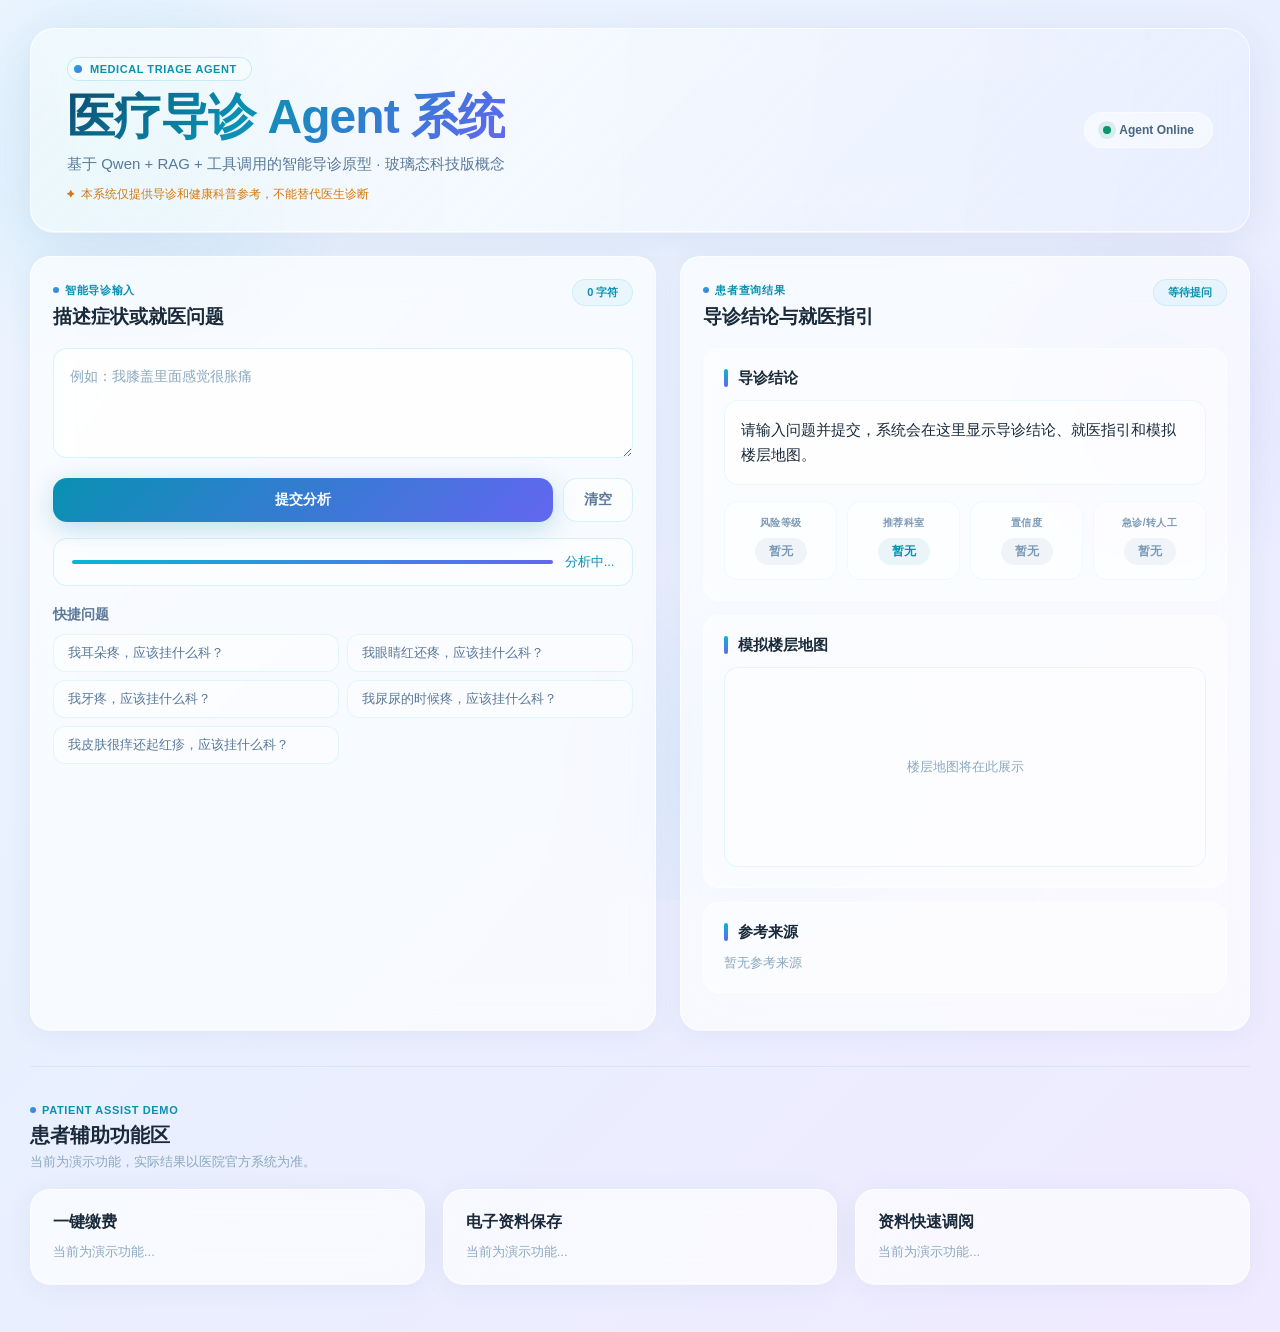
<file: frontend/concept-glass-tech.html>
﻿<!DOCTYPE html>
<html lang="zh-CN">
<head>
<meta charset="UTF-8">
<meta name="viewport" content="width=device-width, initial-scale=1.0">
<title>概念设计 - 玻璃态科技风</title>
<style>
* { margin: 0; padding: 0; box-sizing: border-box; }
body {
  font-family: "Inter", "PingFang SC", "Microsoft YaHei", sans-serif;
  min-height: 100vh;
  background: linear-gradient(135deg, #eef5ff 0%, #e8f0fe 40%, #f0eaff 100%);
  color: #1a2a3a;
  overflow-x: hidden;
}
.bg-decoration { position: fixed; inset: 0; z-index: 0; pointer-events: none; overflow: hidden; }
.bg-orb-1 {
  position: absolute;
  width: 550px; height: 550px;
  left: -150px; top: -120px;
  background: radial-gradient(circle, rgba(6, 182, 212, 0.10), transparent 60%);
  border-radius: 50%;
}
.bg-orb-2 {
  position: absolute;
  width: 450px; height: 450px;
  right: -100px; top: 20%;
  background: radial-gradient(circle, rgba(99, 102, 241, 0.08), transparent 60%);
  border-radius: 50%;
}
.bg-orb-3 {
  position: absolute;
  width: 500px; height: 500px;
  left: 40%; bottom: -120px;
  background: radial-gradient(circle, rgba(14, 165, 233, 0.07), transparent 60%);
  border-radius: 50%;
}
.page-shell { position: relative; z-index: 1; width: min(1220px, calc(100% - 32px)); margin: 0 auto; padding: 28px 0 48px; }
.hero-panel {
  display: flex; justify-content: space-between; align-items: center; gap: 24px;
  padding: 28px 36px; border-radius: 24px;
  border: 1px solid rgba(255, 255, 255, 0.60);
  background: linear-gradient(135deg, rgba(255, 255, 255, 0.75), rgba(240, 248, 255, 0.55));
  backdrop-filter: blur(24px); -webkit-backdrop-filter: blur(24px);
  box-shadow: 0 8px 40px rgba(30, 60, 120, 0.08), 0 1px 0 rgba(255, 255, 255, 0.80);
  overflow: hidden;
}
.hero-panel::before {
  content: "";
  position: absolute; inset: 0;
  background: linear-gradient(90deg, rgba(6, 182, 212, 0.04), transparent 40%, rgba(99, 102, 241, 0.04));
  pointer-events: none;
}
.hero-badge {
  display: inline-flex; align-items: center; gap: 8px;
  margin-bottom: 10px; padding: 5px 14px 5px 6px; border-radius: 999px;
  border: 1px solid rgba(6, 182, 212, 0.20);
  background: rgba(255, 255, 255, 0.60);
  font-size: 11px; font-weight: 700; color: #0891b2;
  text-transform: uppercase; letter-spacing: 0.05em;
}
.hero-badge .gem { width: 8px; height: 8px; border-radius: 50%; background: linear-gradient(135deg, #06b6d4, #6366f1); }
.hero-panel h1 {
  margin-bottom: 10px;
  font-size: clamp(32px, 4.2vw, 48px); font-weight: 800; line-height: 1.08; letter-spacing: -0.02em;
  background: linear-gradient(135deg, #0c4a6e, #0891b2 40%, #6366f1);
  -webkit-background-clip: text; background-clip: text; color: transparent;
}
.hero-subtitle { color: #5a7898; font-size: 15px; line-height: 1.5; margin-bottom: 8px; }
.hero-safety { display: inline-flex; align-items: center; gap: 6px; color: #d97706; font-size: 12px; }
.hero-safety::before { content: "✦"; font-size: 8px; }
.status-pill {
  display: inline-flex; align-items: center; gap: 8px; padding: 10px 18px; border-radius: 999px;
  border: 1px solid rgba(255, 255, 255, 0.50);
  background: rgba(255, 255, 255, 0.50); color: #486581; font-size: 12px; font-weight: 600;
  backdrop-filter: blur(8px);
}
.status-pill .pulse { width: 8px; height: 8px; border-radius: 50%; background: #059669; box-shadow: 0 0 0 5px rgba(5, 150, 105, 0.12); }
.main-grid { display: grid; grid-template-columns: minmax(400px, 1.1fr) minmax(400px, 1fr); gap: 24px; margin-top: 24px; }
.panel {
  border-radius: 20px; padding: 22px;
  border: 1px solid rgba(255, 255, 255, 0.65);
  background: rgba(255, 255, 255, 0.65);
  backdrop-filter: blur(18px); -webkit-backdrop-filter: blur(18px);
  box-shadow: 0 4px 28px rgba(30, 60, 120, 0.06), 0 1px 0 rgba(255, 255, 255, 0.90);
  transition: all 0.3s;
}
.panel:hover { background: rgba(255, 255, 255, 0.80); box-shadow: 0 8px 40px rgba(30, 60, 120, 0.10), 0 1px 0 rgba(255, 255, 255, 0.90); transform: translateY(-2px); }
.panel-heading { display: flex; justify-content: space-between; align-items: flex-start; gap: 16px; margin-bottom: 18px; }
.panel-kicker {
  margin-bottom: 6px; font-size: 11px; font-weight: 700; letter-spacing: 0.06em; color: #0891b2;
  text-transform: uppercase; display: inline-flex; align-items: center; gap: 6px;
}
.panel-kicker::before { content: ""; width: 6px; height: 6px; border-radius: 50%; background: linear-gradient(135deg, #06b6d4, #6366f1); }
.panel-heading h2 { font-size: 19px; font-weight: 700; color: #1a2a3a; }
.counter {
  padding: 5px 14px; border-radius: 999px; background: rgba(6, 182, 212, 0.06);
  border: 1px solid rgba(6, 182, 212, 0.12); color: #0891b2; font-size: 11px; font-weight: 700; white-space: nowrap;
}
textarea {
  width: 100%; min-height: 110px; max-height: 260px; padding: 16px; border-radius: 14px;
  border: 1.5px solid rgba(6, 182, 212, 0.15); background: rgba(255, 255, 255, 0.80);
  color: #1a2a3a; font-size: 14px; line-height: 1.7; resize: vertical; outline: none; font-family: inherit; transition: all 0.2s;
}
textarea:focus { border-color: rgba(6, 182, 212, 0.40); box-shadow: 0 0 0 5px rgba(6, 182, 212, 0.08); }
textarea::placeholder { color: #8ba8c0; }
.actions { display: grid; grid-template-columns: 1fr auto; gap: 10px; margin-top: 16px; }
.primary-btn {
  min-height: 44px; padding: 0 26px; border: none; border-radius: 14px;
  background: linear-gradient(135deg, #0891b2, #6366f1); color: #fff; font-weight: 700; font-size: 14px;
  cursor: pointer; transition: all 0.25s; box-shadow: 0 6px 24px rgba(8, 145, 178, 0.25);
}
.primary-btn:hover { transform: translateY(-2px); box-shadow: 0 10px 32px rgba(8, 145, 178, 0.30); }
.secondary-btn {
  min-height: 44px; padding: 0 20px; border: 1.5px solid rgba(6, 182, 212, 0.15); border-radius: 14px;
  background: rgba(255, 255, 255, 0.50); color: #5a7898; font-weight: 600; font-size: 14px; cursor: pointer; transition: all 0.2s;
}
.secondary-btn:hover { border-color: rgba(6, 182, 212, 0.30); color: #0891b2; background: rgba(255, 255, 255, 0.70); }
.loading-bar {
  display: flex; align-items: center; gap: 12px; margin-top: 16px; padding: 14px 18px; border-radius: 14px;
  border: 1px solid rgba(6, 182, 212, 0.15); background: rgba(255, 255, 255, 0.50);
}
.loading-bar .pulse-bar { flex: 1; height: 4px; border-radius: 2px; background: linear-gradient(90deg, #06b6d4, #6366f1, #06b6d4); background-size: 200% 100%; animation: shimmer 1.5s ease-in-out infinite; }
@keyframes shimmer { 0% { background-position: 0% 0; } 100% { background-position: 200% 0; } }
.quick-block { margin-top: 20px; }
.quick-block h3 { margin-bottom: 10px; color: #5a7898; font-size: 14px; font-weight: 600; }
.examples { display: grid; grid-template-columns: 1fr 1fr; gap: 8px; }
.example-btn {
  padding: 9px 14px; border: 1px solid rgba(6, 182, 212, 0.10); border-radius: 12px;
  background: rgba(255, 255, 255, 0.45); color: #5a7898; font-size: 13px; font-weight: 500;
  text-align: left; cursor: pointer; line-height: 1.4; transition: all 0.2s;
}
.example-btn:hover { border-color: rgba(6, 182, 212, 0.25); background: rgba(255, 255, 255, 0.65); color: #0891b2; }
.result-card {
  border-radius: 16px; padding: 20px; border: 1px solid rgba(255, 255, 255, 0.50);
  background: rgba(255, 255, 255, 0.45); margin-bottom: 14px; transition: all 0.25s;
}
.result-card:hover { background: rgba(255, 255, 255, 0.60); }
.result-card h3 { margin-bottom: 12px; font-size: 15px; font-weight: 700; color: #1a2a3a; display: flex; align-items: center; gap: 10px; }
.result-card h3 .accent-line { width: 4px; height: 18px; border-radius: 2px; background: linear-gradient(to bottom, #06b6d4, #6366f1); }
.answer-box { padding: 16px; border-radius: 14px; background: rgba(255, 255, 255, 0.60); border: 1px solid rgba(6, 182, 212, 0.08); font-size: 15px; line-height: 1.7; }
.metric-grid { display: grid; grid-template-columns: repeat(4, 1fr); gap: 10px; margin-top: 16px; }
.metric-card { padding: 14px 8px; border-radius: 14px; background: rgba(255, 255, 255, 0.50); border: 1px solid rgba(6, 182, 212, 0.06); text-align: center; }
.metric-card .label { display: block; font-size: 10px; font-weight: 600; color: #7a9ab8; text-transform: uppercase; letter-spacing: 0.05em; margin-bottom: 8px; }
.metric-card .value { display: inline-flex; align-items: center; padding: 5px 14px; border-radius: 999px; font-size: 12px; font-weight: 700; }
.value-emergency { background: rgba(239, 68, 68, 0.08); color: #dc2626; }
.value-normal { background: rgba(5, 150, 105, 0.08); color: #059669; }
.value-blue { background: rgba(8, 145, 178, 0.08); color: #0891b2; }
.value-muted { background: rgba(122, 154, 184, 0.10); color: #7a9ab8; }
.floor-map { height: 200px; border-radius: 14px; border: 1px solid rgba(6, 182, 212, 0.10); background: rgba(255, 255, 255, 0.40); margin-top: 10px; display: flex; align-items: center; justify-content: center; color: #8ba8c0; font-size: 13px; }
.assist-section { margin-top: 36px; padding-top: 32px; border-top: 1px solid rgba(6, 182, 212, 0.10); }
.assist-grid { display: grid; grid-template-columns: repeat(3, 1fr); gap: 18px; margin-top: 18px; }
@media (max-width: 1024px) { .main-grid, .assist-grid { grid-template-columns: 1fr; } }
@media (max-width: 768px) { .hero-panel { flex-direction: column; padding: 24px; } .metric-grid { grid-template-columns: repeat(2, 1fr); } .examples { grid-template-columns: 1fr; } }
</style>
</head>
<body>
<div class="bg-decoration">
  <div class="bg-orb-1"></div>
  <div class="bg-orb-2"></div>
  <div class="bg-orb-3"></div>
</div>
<div class="page-shell">
  <header class="hero-panel">
    <div>
      <div class="hero-badge"><span class="gem"></span> Medical Triage Agent</div>
      <h1>医疗导诊 Agent 系统</h1>
      <p class="hero-subtitle">基于 Qwen + RAG + 工具调用的智能导诊原型 · 玻璃态科技版概念</p>
      <span class="hero-safety">本系统仅提供导诊和健康科普参考，不能替代医生诊断</span>
    </div>
    <div class="status-pill"><span class="pulse"></span> Agent Online</div>
  </header>
  <div class="main-grid">
    <div class="panel">
      <div class="panel-heading">
        <div>
          <p class="panel-kicker">智能导诊输入</p>
          <h2>描述症状或就医问题</h2>
        </div>
        <span class="counter">0 字符</span>
      </div>
      <textarea placeholder="例如：我膝盖里面感觉很胀痛"></textarea>
      <div class="actions">
        <button class="primary-btn">提交分析</button>
        <button class="secondary-btn">清空</button>
      </div>
      <div class="loading-bar"><div class="pulse-bar"></div><span style="font-size:13px;color:#0891b2;font-weight:500;white-space:nowrap;">分析中...</span></div>
      <div class="quick-block">
        <h3>快捷问题</h3>
        <div class="examples">
          <button class="example-btn">我耳朵疼，应该挂什么科？</button>
          <button class="example-btn">我眼睛红还疼，应该挂什么科？</button>
          <button class="example-btn">我牙疼，应该挂什么科？</button>
          <button class="example-btn">我尿尿的时候疼，应该挂什么科？</button>
          <button class="example-btn">我皮肤很痒还起红疹，应该挂什么科？</button>
        </div>
      </div>
    </div>
    <div class="panel">
      <div class="panel-heading">
        <div>
          <p class="panel-kicker">患者查询结果</p>
          <h2>导诊结论与就医指引</h2>
        </div>
        <span class="counter">等待提问</span>
      </div>
      <div class="result-card">
        <h3><span class="accent-line"></span>导诊结论</h3>
        <div class="answer-box">请输入问题并提交，系统会在这里显示导诊结论、就医指引和模拟楼层地图。</div>
        <div class="metric-grid">
          <div class="metric-card"><span class="label">风险等级</span><span class="value value-muted">暂无</span></div>
          <div class="metric-card"><span class="label">推荐科室</span><span class="value value-blue">暂无</span></div>
          <div class="metric-card"><span class="label">置信度</span><span class="value value-muted">暂无</span></div>
          <div class="metric-card"><span class="label">急诊/转人工</span><span class="value value-muted">暂无</span></div>
        </div>
      </div>
      <div class="result-card">
        <h3><span class="accent-line"></span>模拟楼层地图</h3>
        <div class="floor-map">楼层地图将在此展示</div>
      </div>
      <div class="result-card">
        <h3><span class="accent-line"></span>参考来源</h3>
        <p style="color:#8ba8c0;font-size:13px;">暂无参考来源</p>
      </div>
    </div>
  </div>
  <div class="assist-section">
    <div style="margin-bottom:16px;">
      <p class="panel-kicker">Patient Assist Demo</p>
      <h2 style="font-size:20px;font-weight:700;color:#1a2a3a;margin-bottom:4px;">患者辅助功能区</h2>
      <p style="color:#8ba8c0;font-size:13px;">当前为演示功能，实际结果以医院官方系统为准。</p>
    </div>
    <div class="assist-grid">
      <div class="panel"><h3 style="font-size:16px;font-weight:700;color:#1a2a3a;margin-bottom:10px;">一键缴费</h3><p style="color:#8ba8c0;font-size:13px;">当前为演示功能...</p></div>
      <div class="panel"><h3 style="font-size:16px;font-weight:700;color:#1a2a3a;margin-bottom:10px;">电子资料保存</h3><p style="color:#8ba8c0;font-size:13px;">当前为演示功能...</p></div>
      <div class="panel"><h3 style="font-size:16px;font-weight:700;color:#1a2a3a;margin-bottom:10px;">资料快速调阅</h3><p style="color:#8ba8c0;font-size:13px;">当前为演示功能...</p></div>
    </div>
  </div>
</div>
</body>
</html>
</file>
<file: frontend/style.css>
:root { --blue:#2d72cc; --teal:#37b59e; --green:#24a47f; --ink:#26374a; --muted:#7d8b99; --line:#e6edf2; --soft:#f7fafc; --panel:#ffffff; --mint:#eafaf6; }
* { box-sizing:border-box; } body { margin:0; min-width:1080px; background:#f5f8fa; color:var(--ink); font:13px/1.5 "Microsoft YaHei","PingFang SC",Arial,sans-serif; } button,input,textarea,select { font:inherit; } button { cursor:pointer; } button:disabled { cursor:not-allowed; opacity:.65; }
[hidden] { display:none !important; }
.conversation-app { display:flex; min-height:100vh; }.app-sidebar { display:flex; position:fixed; inset:0 auto 0 0; z-index:2; flex-direction:column; width:190px; padding:22px 13px 16px; border-right:1px solid var(--line); background:#fff; }.app-brand { display:flex; align-items:center; gap:8px; padding:0 8px 24px; }.brand-mark { display:grid; place-items:center; width:30px; height:30px; color:#fff; background:var(--teal); border-radius:8px; font-size:20px; font-weight:700; }.app-brand strong,.app-brand small { display:block; }.app-brand strong { font-size:15px; }.app-brand small { color:var(--muted); font-size:10px; }.app-brand i { padding:1px 4px; border-radius:3px; background:#52c2ac; color:#fff; font-size:10px; font-style:normal; }.app-nav { display:grid; gap:5px; }.app-nav a { display:flex; align-items:center; gap:13px; height:42px; padding:0 13px; border-radius:7px; color:#5f7181; font-size:14px; text-decoration:none; }.app-nav a span { width:16px; color:#6f8aa5; text-align:center; }.app-nav a.active { background:#e7faf6; color:#15967d; font-weight:700; }.app-nav a.active span { color:#15967d; }.patient-card { margin-top:auto; padding:13px; border:1px solid var(--line); border-radius:8px; background:#fff; }.patient-card span,.patient-card small { display:block; color:var(--muted); font-size:11px; }.patient-card strong { display:block; margin:3px 0; font-size:15px; }.patient-card button { float:right; border:0; background:transparent; color:var(--blue); font-size:11px; }.faq-button { height:37px; margin-top:10px; border:1px solid var(--line); border-radius:7px; background:#fff; color:#6c7c8c; }
.app-main { width:calc(100% - 190px); min-height:100vh; margin-left:190px; }.app-header { display:flex; align-items:center; justify-content:center; position:relative; height:70px; padding:0 26px; border-bottom:1px solid var(--line); background:#fff; }.safety-state { display:flex; align-items:center; gap:8px; }.safety-state>span { display:grid; place-items:center; width:24px; height:24px; border-radius:7px; background:#dff8ef; color:#20a277; font-weight:700; }.safety-state strong,.safety-state small { display:block; }.safety-state strong { color:#25977d; font-size:12px; }.safety-state small { color:#9ba7b1; font-size:10px; }.header-tools { display:flex; align-items:center; gap:10px; position:absolute; right:24px; color:#5b6c7c; }.header-tools button { position:relative; border:0; background:transparent; color:#5c7082; }.header-tools button b { display:grid; place-items:center; position:absolute; top:-7px; right:-9px; width:13px; height:13px; border-radius:50%; background:#ff6c68; color:#fff; font-size:8px; }.header-tools strong,.header-tools small { display:block; font-size:11px; }.header-tools small { color:#9ca8b2; font-size:9px; }.user-badge { display:grid; place-items:center; width:28px; height:28px; border-radius:50%; background:#ecf2f8; color:#6080a0; }
.consultation-layout { display:grid; grid-template-columns:minmax(530px,1fr) 375px; gap:0; height:calc(100vh - 154px); min-height:630px; background:#fff; }.conversation-pane { display:flex; flex-direction:column; min-width:0; padding:16px 18px 12px; border-right:1px solid var(--line); background:#fbfdfe; }.chat-stream { flex:1; overflow:auto; padding-right:6px; }.chat-message { display:flex; gap:10px; max-width:93%; margin-bottom:16px; }.assistant-message { align-items:flex-start; }.user-message { align-items:flex-end; justify-content:flex-end; margin-left:auto; }.bot-avatar,.user-avatar { display:grid; flex:none; place-items:center; width:34px; height:34px; border-radius:50%; font-weight:700; }.bot-avatar { border:4px solid #cff4eb; background:#266d98; color:#fff; font-size:10px; }.user-avatar { background:#e9eef5; color:#7792ae; }.chat-message>div>p,.followup-message,.supplement-card { border:1px solid #dfe8ef; border-radius:8px; background:#fff; box-shadow:0 2px 8px rgba(42,73,96,.03); }.chat-message>div>p { margin:3px 0 0; padding:12px 14px; }.user-message>div>p { background:#e6f8f4; border-color:#bce9df; }.message-meta { color:#90a0ad; font-size:10px; }.followup-message { width:100%; padding:12px; }.followup-message>p { margin:7px 0 10px; color:#4d5e6e; }.question-list { display:flex; flex-wrap:wrap; gap:6px; }.question-list fieldset { display:flex; flex-wrap:wrap; gap:5px; width:100%; margin:0; padding:0; border:0; }.question-list legend { width:100%; color:#3e5165; font-weight:700; }.question-list button,.quick-replies button { padding:5px 10px; border:1px solid #d5e4ef; border-radius:5px; background:#fff; color:#4f7ab0; font-size:11px; }.question-list button.selected { border-color:#3cb89e; background:#e7faf5; color:#158d76; }.question-empty { width:100%; margin:0; padding:10px; border-radius:5px; background:#f6f9fc; color:#8593a1; text-align:center; }.supplement-card { margin:0 38px 16px 44px; padding:13px; border-color:#9edfd2; }.supplement-title { display:flex; justify-content:space-between; align-items:center; }.supplement-title h2 { margin:0; font-size:14px; }.supplement-title span { padding:2px 6px; border-radius:4px; background:#fff1e8; color:#ff7a43; font-size:10px; }.mini-form { display:grid; grid-template-columns:1fr 1fr; gap:8px; margin-top:10px; }.mini-form label { display:grid; grid-template-columns:82px 1fr; align-items:center; gap:6px; color:#4a5b6d; font-size:11px; }.mini-form label.wide { grid-column:1 / -1; }.mini-form input,.mini-form select { width:100%; height:29px; padding:0 8px; border:1px solid #dce6ee; border-radius:5px; outline:0; background:#fff; }.submit-followup { display:flex; align-items:center; justify-content:center; gap:8px; width:100%; height:36px; margin-top:12px; border:0; border-radius:5px; background:#75c8b8; color:#fff; font-weight:700; }.spinner { width:15px; height:15px; border:2px solid rgba(255,255,255,.5); border-top-color:#fff; border-radius:50%; animation:spin .75s linear infinite; } @keyframes spin { to { transform:rotate(360deg); } }
.quick-replies { display:flex; flex-wrap:wrap; gap:6px; align-items:center; padding:9px 0; }.quick-replies strong { margin-right:3px; color:#6f8090; font-size:11px; }.chat-composer { display:grid; grid-template-columns:1fr 22px 30px 36px; gap:7px; align-items:center; min-height:49px; padding:6px 8px 6px 12px; border:1px solid #98ded2; border-radius:8px; background:#fff; }.chat-composer textarea { width:100%; height:30px; padding:5px 0; border:0; outline:0; resize:none; color:var(--ink); }.chat-composer span { color:#9ca9b4; font-size:10px; }.chat-composer button { border:0; background:transparent; color:#7890a7; font-size:18px; }.chat-composer .send-button { display:grid; place-items:center; width:34px; height:34px; border-radius:6px; background:#9edbd0; color:#fff; font-size:16px; }.chat-composer .send-button:hover { background:#3ab69e; }
.result-pending[hidden],.final-result-content[hidden] { display:none; }.supplement-card.is-submitted { border-color:#cfe8e1; background:#f8fcfb; }.supplement-card.is-submitted .supplement-title span { background:#e4f7ef; color:#278e74; }

/* B-layout result rail */
.result-pane { overflow:auto; padding:13px; background:#fff; }
.result-pane-header,.summary-heading { display:flex; align-items:center; justify-content:space-between; gap:8px; }
.result-pane-header { margin-bottom:10px; }.result-pane-header h1 { margin:0; font-size:14px; }.result-pane-header h1 small,.summary-card h2 small { color:#9aa7b3; font-size:10px; font-weight:400; }.result-pane-header button,.summary-heading button { border:0; background:transparent; color:#4f779b; font-size:11px; }
.result-pending { display:grid; place-items:center; min-height:280px; padding:30px; border:1px dashed #cfe1ea; border-radius:8px; background:#fbfdfe; text-align:center; }.pending-icon { display:grid; place-items:center; width:44px; height:44px; border-radius:50%; background:#e6f9f5; color:#2aa98f; font-size:24px; }.result-pending strong { margin-top:10px; font-size:15px; }.result-pending p { margin:6px 0 0; color:#7a8b9b; line-height:1.7; }
.final-result-content { display:grid; gap:9px; }.summary-card { padding:12px; border:1px solid var(--line); border-radius:8px; background:#fff; }.summary-card h2 { margin:0 0 9px; font-size:12px; }.summary-main { display:flex; gap:10px; }.department-icon { display:grid; place-items:center; flex:none; width:42px; height:42px; border-radius:50%; background:#e5f9f3; color:#21a489; font-size:26px; }.department-summary h3 { margin:0; font-size:15px; }.department-summary p,.risk-summary p,.analysis-summary p { margin:3px 0; color:#728190; font-size:10px; line-height:1.6; }.department-summary button { padding:0; border:0; background:transparent; color:#2980c5; font-size:10px; }
.risk-summary>div { display:grid; grid-template-columns:32px auto 1fr; gap:8px; align-items:center; }.risk-icon { display:grid; place-items:center; width:30px; height:30px; border-radius:9px; background:#daf7eb; color:#22a977; }.risk-summary strong { color:#1d9a72; }.risk-summary.high-risk .risk-icon { background:#ffe4e3; color:#d65d5d; }.risk-summary.high-risk strong { color:#c94848; }.analysis-line { display:flex; gap:8px; align-items:flex-start; }.analysis-line>span { display:grid; place-items:center; width:30px; height:30px; border-radius:7px; background:#e8f9f6; color:#24aa91; }.analysis-line strong { font-size:13px; }
.floor-list { display:flex; gap:3px; }.floor-list button { width:28px; height:23px; border:1px solid #dce7ee; border-radius:4px; background:#fff; color:#627484; font-size:10px; }.floor-list button.active { border-color:#38ad98; background:#e4f8f3; color:#168c75; font-weight:700; }.hospital-map { position:relative; height:116px; overflow:hidden; border-radius:6px; background:linear-gradient(90deg,rgba(224,233,238,.55) 1px,transparent 1px),linear-gradient(rgba(224,233,238,.55) 1px,transparent 1px),#f8fafb; background-size:22px 22px; }.map-room { position:absolute; display:grid; place-items:center; width:28%; height:31%; border:1px solid #d5e2e8; border-radius:3px; background:rgba(255,255,255,.86); color:#788999; font-size:9px; text-align:center; }.map-room-1{left:5%;top:9%}.map-room-2{left:36%;top:9%}.map-room-3{right:5%;top:9%}.map-room-4{left:18%;bottom:10%}.map-room-5{right:18%;bottom:10%}.map-room.is-target{border-color:#35ae98;background:#ddf8f2;color:#137c69;font-weight:700}.map-target { position:absolute; z-index:2; left:42%; top:38%; padding:5px 8px; border-radius:4px; background:#23a88f; color:#fff; font-size:10px; font-weight:700; box-shadow:0 2px 7px rgba(25,150,127,.25); }.map-target small { display:block; font-size:8px; font-weight:400; }.location-summary { margin:7px 0 0; color:#3b8b7f; font-size:10px; }
.hospital-map.has-image-map { height:150px; background:#eef6f6; }
.floor-map-image { width:100%; height:100%; object-fit:cover; object-position:left center; display:block; }
.hospital-map.has-image-map .map-target { transform:translate(-50%,-100%); white-space:nowrap; }
.doctors-card .doctor-row { display:grid; grid-template-columns:30px 1fr auto; gap:7px; align-items:center; padding:7px 0; border-top:1px solid #edf1f4; }.doctor-avatar { display:grid; place-items:center; width:28px; height:28px; border-radius:50%; background:#e7eef6; color:#507ca8; font-size:11px; font-weight:700; }.doctor-row b { font-size:11px; }.doctor-row small { color:#7d8b99; font-weight:400; }.doctor-row em { margin-left:3px; padding:1px 4px; border-radius:3px; background:#fff1db; color:#d98418; font-size:8px; font-style:normal; }.doctor-row p { margin:1px 0 0; color:#8593a0; font-size:9px; }.slots { display:flex; gap:4px; }.slots button { height:24px; padding:0 5px; border:1px solid #d5e5ed; border-radius:4px; background:#fff; color:#258f91; font-size:9px; }.notes-card ul { margin:0; padding:0; list-style:none; }.notes-card li { margin:4px 0; color:#5f7080; font-size:10px; }.notes-card li::before { content:"✓"; margin-right:6px; color:#25ad82; }.notes-card p { margin:7px 0 0; color:#97a3ad; font-size:9px; }.result-actions { display:flex; justify-content:flex-end; }.result-actions button { padding:7px 12px; border:1px solid #dce7ee; border-radius:5px; background:#fff; color:#4377a7; font-size:10px; }

/* Keep the composer, form and service dock in separate rows. */
.app-main { display:flex; flex-direction:column; height:100vh; overflow:hidden; }.consultation-layout { flex:1 1 auto; height:auto; min-height:0; }.conversation-pane { min-height:0; }.chat-stream { min-height:0; }.service-dock { flex:0 0 72px; justify-content:center; height:72px; padding:0 18px; overflow:hidden; }.service-dock>p { display:none; }.dock-action { min-width:150px; }.chat-composer { grid-template-columns:1fr 42px 32px 72px; }.chat-composer .send-button { width:72px; color:#fff; font-size:12px; font-weight:700; }.submit-followup { position:relative; z-index:1; }

/* Colored clinical theme */
body { background:#eaf2f4; color:#22394b; }.app-sidebar { background:linear-gradient(180deg,#e7f6f3 0%,#eef3f8 64%,#e4f1ee 100%); border-right-color:#cfe3e0; }.app-header { background:linear-gradient(90deg,#effaf7,#f3f8ff); border-bottom-color:#d7e7e6; }.conversation-pane { background:linear-gradient(180deg,#f5fbfa 0%,#f8fbfd 100%); }.result-pane { background:#f0f7f8; }.service-dock { border-top-color:#cfe3e0; background:linear-gradient(90deg,#e8f7f3,#eef5fb); }.app-nav a.active { background:#ccefe7; box-shadow:0 4px 10px rgba(36,157,132,.12); }.app-nav a:hover { background:#ddeeea; }.patient-card,.faq-button { border-color:#cbdedc; background:rgba(255,255,255,.78); }.chat-message>div>p,.followup-message { border-color:#cfe2e7; box-shadow:0 5px 15px rgba(39,80,103,.05); }.welcome-message>div>p { border-left:3px solid #46b8a2; }.user-message>div>p { background:#dff4ef; border-color:#9fded0; }.supplement-card { background:linear-gradient(135deg,#f8fffd,#effaf7); border-color:#93d8ca; box-shadow:0 7px 18px rgba(35,151,126,.08); }.submit-followup { background:linear-gradient(90deg,#2fae93,#49bca8); box-shadow:0 6px 14px rgba(37,161,134,.18); }.quick-replies button { background:#f5fbff; border-color:#cfe2ee; }.chat-composer { border-color:#96d9cf; background:#fff; box-shadow:0 5px 14px rgba(40,119,115,.08); }.chat-composer .send-button { background:linear-gradient(135deg,#2ba991,#54c6b0); }.summary-card { border-color:#d1e4e4; box-shadow:0 5px 14px rgba(40,88,105,.04); }.department-summary { border-left:3px solid #45b69f; }.risk-summary { border-left:3px solid #6ab9df; }.analysis-summary { border-left:3px solid #8d83d8; }.map-card { border-left:3px solid #43b5a4; }.doctors-card { border-left:3px solid #e0ae61; }.notes-card { border-left:3px solid #6c9ed6; }.dock-action { background:transparent; border-radius:8px; }.dock-action:hover { background:rgba(255,255,255,.72); }.diagnosis-card { display:flex; gap:12px; margin:0 38px 16px 44px; padding:15px; border:1px solid #9acfc8; border-radius:9px; background:linear-gradient(135deg,#e9fbf7,#eef8ff); box-shadow:0 8px 18px rgba(39,137,128,.09); }.diagnosis-card[hidden] { display:none; }.diagnosis-icon { display:grid; place-items:center; flex:0 0 auto; width:34px; height:34px; border-radius:10px; background:#2ba991; color:#fff; font-size:16px; }.diagnosis-card>div:last-child { min-width:0; }.diagnosis-heading { display:flex; align-items:center; justify-content:space-between; gap:10px; }.diagnosis-heading h2 { margin:0; color:#21675d; font-size:14px; }.diagnosis-heading span { padding:2px 7px; border-radius:999px; background:#d6f2eb; color:#15856f; font-size:10px; white-space:nowrap; }.diagnosis-card p { margin:7px 0 0; color:#3e5d66; font-size:12px; line-height:1.7; }
.service-dock { display:flex; align-items:center; gap:16px; height:84px; padding:0 28px; border-top:1px solid var(--line); background:#fff; }.service-dock>p { width:210px; color:#738393; font-size:11px; }.dock-action { display:flex; align-items:center; gap:8px; min-width:135px; padding:0 18px; border:0; border-left:1px solid #edf1f4; background:#fff; text-align:left; }.dock-action span { display:grid; place-items:center; width:29px; height:29px; border-radius:50%; background:#e9f8f4; color:#26a98e; font-weight:700; }.dock-action:nth-of-type(3) span { background:#eaf6ff; color:#3690d4; }.dock-action:nth-of-type(4) span { background:#f0edff; color:#7d67d8; }.dock-action:nth-of-type(5) span { background:#fff4dd; color:#dc991e; }.dock-action strong,.dock-action small { display:block; }.dock-action strong { font-size:11px; }.dock-action small { color:#9aa6b0; font-size:9px; }
.modal[hidden],.toast[hidden],.spinner[hidden] { display:none; }.modal { position:fixed; inset:0; z-index:20; display:grid; place-items:center; background:rgba(28,44,58,.38); }.modal-content { width:360px; padding:22px; border-radius:10px; background:#fff; box-shadow:0 20px 50px rgba(25,42,58,.2); }.modal-content h2 { margin:0 0 6px; font-size:18px; }.modal-content p { color:#758493; }.modal-content label { display:grid; gap:5px; color:#536575; font-size:12px; }.modal-content input { height:34px; border:1px solid #d8e4ec; border-radius:5px; padding:0 8px; }.modal-actions { display:flex; justify-content:flex-end; gap:8px; margin-top:18px; }.modal-actions button { height:33px; padding:0 14px; border:1px solid #d7e2ea; border-radius:5px; background:#fff; }.modal-actions #confirmBookingBtn { border-color:#2b9f89; background:#2b9f89; color:#fff; }.toast { position:fixed; z-index:30; left:50%; bottom:96px; padding:10px 16px; border-radius:6px; background:#263d51; color:#fff; transform:translateX(-50%); }
.feature-panel[hidden] { display:none; }.feature-panel { position:fixed; inset:0 0 0 190px; z-index:15; display:grid; place-items:center; padding:28px; background:rgba(226,239,240,.58); backdrop-filter:blur(3px); }.feature-panel-card { width:min(620px,92%); max-height:82vh; overflow:auto; padding:22px; border:1px solid #cddfde; border-radius:10px; background:#fff; box-shadow:0 20px 50px rgba(33,65,82,.16); }.feature-panel-heading { display:flex; justify-content:space-between; gap:14px; align-items:flex-start; margin-bottom:10px; }.feature-panel-heading span { color:#2f9e8b; font-size:11px; font-weight:700; }.feature-panel-heading h2 { margin:2px 0 0; font-size:22px; }.feature-panel-heading button { width:30px; height:30px; border:1px solid #d5e2e5; border-radius:6px; background:#fff; color:#637381; font-size:18px; }.feature-panel-card>p { margin:0 0 14px; color:#617381; }.feature-list { display:grid; gap:9px; }.feature-item { display:flex; gap:10px; align-items:flex-start; padding:12px; border:1px solid #e1ecee; border-radius:8px; background:#f8fbfb; }.feature-item span { display:grid; place-items:center; flex:none; width:22px; height:22px; border-radius:50%; background:#dff5ed; color:#259b7d; font-weight:700; }.feature-item p { margin:0; color:#344b5a; }.patient-switcher-content { width:420px; }.patient-list { display:grid; gap:8px; margin-top:14px; }.patient-option { display:grid; gap:3px; width:100%; padding:12px; border:1px solid #dce7eb; border-radius:8px; background:#fff; text-align:left; }.patient-option.active { border-color:#35ab95; background:#edf9f6; }.patient-option strong { color:#213747; font-size:15px; }.patient-option span { color:#4f6575; font-size:12px; }.patient-option small { color:#83919c; }
.module-workspace[hidden] { display:none; }
.module-workspace { flex:1 1 auto; min-height:0; overflow:auto; padding:22px; background:linear-gradient(180deg,#f2faf8,#eef5f9); }
.module-layout { display:grid; grid-template-columns:250px minmax(420px,1fr) 260px; gap:16px; min-height:100%; }
.module-side,.module-main,.module-insight { min-width:0; border:1px solid #cfe1e2; border-radius:8px; background:rgba(255,255,255,.82); box-shadow:0 8px 22px rgba(35,74,91,.06); }
.module-side { padding:18px; }
.module-title span { color:#249d86; font-size:11px; font-weight:700; }
.module-title h1 { margin:4px 0 8px; font-size:24px; line-height:1.2; }
.module-title p { margin:0; color:#637586; line-height:1.7; }
.module-stats { display:grid; grid-template-columns:repeat(3,1fr); gap:8px; margin:18px 0; }
.module-stats article { padding:10px 8px; border:1px solid #dce9ea; border-radius:7px; background:#f8fcfc; text-align:center; }
.module-stats strong,.module-stats span { display:block; }
.module-stats strong { color:#1e917e; font-size:18px; }
.module-stats span { color:#788895; font-size:10px; }
.module-filter { display:grid; gap:8px; }
.module-filter button { height:34px; border:1px solid #d6e5e6; border-radius:6px; background:#fff; color:#5b6f7e; text-align:left; padding:0 12px; }
.module-filter button.active { border-color:#3ab49d; background:#e6f8f4; color:#168972; font-weight:700; }
.module-main { padding:16px; }
.module-toolbar { display:flex; align-items:flex-start; justify-content:space-between; gap:14px; margin-bottom:14px; }
.module-toolbar h2 { margin:0; font-size:18px; }
.module-toolbar p { margin:3px 0 0; color:#7a8895; }
.module-toolbar button { flex:none; height:34px; padding:0 13px; border:0; border-radius:6px; background:#2fae93; color:#fff; font-weight:700; }
.module-list { display:grid; gap:10px; }
.module-record { display:grid; grid-template-columns:76px 1fr auto; gap:12px; align-items:start; padding:13px; border:1px solid #e0eaec; border-radius:8px; background:#fff; }
.module-record.highlight { border-color:#93d8ca; background:#f3fbf9; }
.module-record time { color:#2f9e8b; font-size:12px; font-weight:700; }
.module-record h3 { margin:0 0 4px; font-size:14px; }
.module-record p { margin:0 0 8px; color:#637584; line-height:1.6; }
.module-record div div { display:flex; flex-wrap:wrap; gap:5px; }
.module-record span { padding:2px 6px; border-radius:4px; background:#edf6f7; color:#3c7885; font-size:10px; }
.module-record em { align-self:center; color:#249d86; font-size:11px; font-style:normal; white-space:nowrap; }
.module-insight { padding:16px; }
.module-insight h2 { margin:0 0 12px; font-size:15px; }
.insight-card { padding:12px; border:1px solid #dce9ea; border-radius:8px; background:#fff; }
.insight-card + .insight-card { margin-top:10px; }
.insight-card.strong { border-color:#8ed6c7; background:#effaf7; }
.insight-card strong,.insight-card span { display:block; margin-bottom:5px; color:#1e8f79; font-weight:700; }
.insight-card p { margin:0; color:#5d6f7d; line-height:1.65; }
.module-shortcuts { display:grid; gap:8px; margin-top:16px; }
.module-shortcuts button { height:33px; border:1px solid #d8e8e8; border-radius:6px; background:#f8fcfc; color:#257f72; text-align:left; padding:0 10px; font-weight:700; }
.archive-layout { display:grid; grid-template-columns:230px minmax(520px,1fr) 260px; gap:16px; min-height:100%; }
.archive-card,.archive-main,.archive-events { border:1px solid #d3e5e5; border-radius:8px; background:rgba(255,255,255,.86); box-shadow:0 8px 20px rgba(38,82,96,.05); }
.archive-profile { display:grid; align-content:start; gap:10px; }
.archive-card { padding:14px; }
.patient-identity { display:grid; grid-template-columns:50px 1fr; gap:12px; align-items:center; }
.patient-identity button { grid-column:1 / -1; height:34px; border:0; border-radius:6px; background:#45b99e; color:#fff; font-weight:700; }
.archive-avatar { display:grid; place-items:center; width:50px; height:50px; border-radius:50%; background:#45b99e; color:#fff; font-size:22px; font-weight:700; }
.patient-identity h2 { margin:0; font-size:17px; }
.patient-identity p { margin:2px 0 0; color:#667887; }
.archive-progress { display:flex; justify-content:space-between; align-items:end; }
.archive-progress strong { color:#1fa184; font-size:26px; }
.archive-progress span { color:#728190; font-size:11px; }
.progress-bar { height:8px; margin-top:10px; border-radius:999px; background:#e5f0f0; overflow:hidden; }
.progress-bar i { display:block; height:100%; border-radius:999px; background:#45b99e; }
.archive-tags { display:flex; flex-wrap:wrap; gap:7px; }
.archive-tags span { padding:5px 8px; border:1px solid #d9e9e8; border-radius:999px; background:#fbfefe; color:#5f7582; font-size:11px; }
.archive-stats { display:grid; grid-template-columns:repeat(3,1fr); gap:8px; }
.archive-stats h3,.archive-actions h3 { grid-column:1 / -1; margin:0; font-size:14px; }
.archive-stats div { padding:9px; border-radius:7px; background:#f4faf9; text-align:center; }
.archive-stats strong,.archive-stats span { display:block; }
.archive-stats strong { color:#1fa184; font-size:20px; }
.archive-stats span { color:#80909b; font-size:10px; }
.archive-actions { display:grid; gap:8px; }
.archive-actions button { height:32px; border:1px solid #d8e8e8; border-radius:6px; background:#f8fcfc; color:#257f72; text-align:left; padding:0 10px; font-weight:700; }
.archive-export { height:36px; border:0; border-radius:7px; background:#106b54; color:#fff; font-weight:700; }
.archive-main { padding:18px; overflow:auto; }
.archive-header { display:flex; align-items:flex-start; justify-content:space-between; gap:16px; padding-bottom:14px; border-bottom:1px solid #e2eeee; }
.archive-header h1 { margin:0; font-size:22px; }
.archive-header p { margin:4px 0 0; color:#718493; }
.archive-header button { height:36px; padding:0 14px; border:0; border-radius:7px; background:#45b99e; color:#fff; font-weight:700; white-space:nowrap; }
.archive-kpis { display:grid; grid-template-columns:repeat(4,1fr); gap:10px; margin:14px 0; }
.archive-kpis article { padding:12px; border:1px solid #dceaea; border-radius:8px; background:#f8fcfc; }
.archive-kpis span,.archive-kpis small { display:block; color:#82919b; font-size:10px; }
.archive-kpis strong { display:block; margin:5px 0 2px; color:#27a084; font-size:17px; white-space:nowrap; overflow:hidden; text-overflow:ellipsis; }
.archive-form-card { padding:14px; border:1px solid #d8e8e8; border-radius:8px; background:#fff; }
.archive-form-card + .archive-form-card { margin-top:12px; }
.archive-form-card h2 { margin:0 0 12px; padding-left:9px; border-left:3px solid #35ad95; font-size:15px; }
.archive-form-grid { display:grid; grid-template-columns:1fr 1fr; gap:12px; }
.archive-form-grid label { display:grid; gap:5px; color:#687b88; font-size:11px; }
.archive-form-grid label.wide { grid-column:1 / -1; }
.archive-form-grid input { height:34px; border:1px solid #dce8e8; border-radius:5px; padding:0 10px; color:#344b5a; }
.archive-summary-list { display:grid; gap:8px; }
.archive-summary-list article { display:flex; align-items:center; justify-content:space-between; gap:10px; padding:10px; border-radius:7px; background:#f7fbfb; }
.archive-summary-list strong { color:#253f50; }
.archive-summary-list span { color:#6d818e; font-size:11px; }
.archive-events { padding:16px; overflow:auto; }
.archive-events h2 { margin:0 0 12px; font-size:15px; }
.archive-events article { position:relative; padding:11px 10px 11px 15px; border-left:3px solid #45b99e; background:#f8fcfc; }
.archive-events article + article { margin-top:10px; }
.archive-events time { color:#8a98a2; font-size:10px; }
.archive-events strong { display:block; margin:2px 0; color:#253f50; }
.archive-events p { margin:0; color:#607684; font-size:11px; }
.records-layout,.plan-layout,.orders-layout { display:grid; grid-template-columns:280px minmax(520px,1fr) 260px; gap:16px; min-height:100%; }
.records-layout { grid-template-columns:280px minmax(620px,1fr); }
.records-side,.records-detail,.plan-side,.plan-main,.plan-insight,.orders-side,.orders-main,.order-detail { min-width:0; border:1px solid #d3e5e5; border-radius:8px; background:rgba(255,255,255,.86); box-shadow:0 8px 20px rgba(38,82,96,.05); }
.records-side,.plan-side,.orders-side,.plan-insight,.order-detail { padding:16px; overflow:auto; }
.records-detail,.plan-main,.orders-main { padding:20px; overflow:auto; }
.module-title.compact { display:flex; align-items:center; justify-content:space-between; margin-bottom:12px; }
.module-title.compact h1 { margin:0; font-size:21px; }
.module-title.compact span { display:grid; place-items:center; min-width:26px; height:26px; border-radius:999px; background:#dff5ee; color:#1e9f83; font-weight:700; }
.records-stats { display:grid; grid-template-columns:1fr 1fr; gap:9px; margin-bottom:12px; }
.records-stats.three { grid-template-columns:repeat(3,1fr); }
.records-stats article { padding:12px; border:1px solid #dceaea; border-radius:7px; background:#f7fcfb; text-align:center; }
.records-stats strong,.records-stats span { display:block; }
.records-stats strong { color:#1fa184; font-size:24px; }
.records-stats span { color:#80909b; font-size:10px; }
.module-search { width:100%; height:32px; margin-bottom:10px; border:1px solid #dceaea; border-radius:6px; padding:0 10px; background:#fff; }
.pill-filter { display:flex; flex-wrap:wrap; gap:7px; margin-bottom:12px; }
.pill-filter button { height:28px; padding:0 12px; border:1px solid #dceaea; border-radius:999px; background:#fff; color:#5e7582; }
.pill-filter button.active { border-color:#36b39b; background:#e8f9f4; color:#178b73; font-weight:700; }
.records-list { display:grid; gap:8px; max-height:470px; overflow:auto; }
.records-list article { position:relative; padding:13px; border:1px solid #e1eeee; border-radius:8px; background:#fff; cursor:pointer; }
.records-list article.active { border-color:#78d3c0; background:#ecfbf7; }
.records-list strong { display:block; font-size:14px; }
.records-list em { position:absolute; right:12px; top:12px; padding:2px 6px; border-radius:4px; background:#fff3d8; color:#c98512; font-size:10px; font-style:normal; }
.records-list em.low { background:#e8f9ef; color:#1e9b71; }
.records-list em.high { background:#ffe6e7; color:#ce5159; }
.records-list p { margin:7px 0; color:#475f6d; line-height:1.5; }
.records-list small,.records-list span { color:#7d8f9b; font-size:10px; }
.records-list span { float:right; color:#22a182; }
.records-empty { padding:18px 12px; border:1px dashed #cbdfe1; border-radius:8px; background:#f7fcfb; color:#6f8390; text-align:center; line-height:1.7; }
.detail-header { display:flex; align-items:flex-start; justify-content:space-between; gap:16px; margin-bottom:16px; }
.detail-header h1 { margin:0; font-size:22px; }
.detail-header p { margin:5px 0 0; color:#748692; }
.detail-header button { height:34px; padding:0 12px; border:0; border-radius:6px; background:#42b99e; color:#fff; font-weight:700; }
.detail-header button.ghost { border:1px solid #d8e8e8; background:#fff; color:#557487; }
.detail-header button.danger,.plan-list button.danger,.order-list button.danger { border:1px solid #f1cfd2; background:#fff; color:#d66572; }
.detail-card { padding:14px; border:1px solid #d8e8e8; border-radius:8px; background:#fff; }
.detail-card + .detail-card { margin-top:12px; }
.detail-card h2 { margin:0 0 12px; padding-left:9px; border-left:3px solid #35ad95; font-size:15px; }
.detail-card p { margin:0; color:#526b78; line-height:1.8; }
.info-grid { display:grid; gap:10px; }
.info-grid.six { grid-template-columns:repeat(3,1fr); }
.info-grid.two { grid-template-columns:repeat(2,1fr); }
.info-grid article { padding:12px; border-radius:7px; background:#f7fbfb; }
.info-grid span { display:block; color:#81909a; font-size:10px; }
.info-grid strong { display:block; margin-top:5px; color:#304a59; }
.tag-warn { color:#c98512 !important; }
.tag-high { color:#ce5159 !important; }
.tag-low { color:#1e9b71 !important; }
.chat-transcript { display:grid; gap:10px; }
.chat-transcript div { display:grid; grid-template-columns:32px 1fr; gap:9px; align-items:start; }
.chat-transcript span { display:grid; place-items:center; width:28px; height:28px; border-radius:50%; background:#eaf2f4; color:#5a7c93; font-weight:700; }
.chat-transcript p { margin:0; padding:10px 12px; border-radius:7px; background:#e4f8f2; }
.chat-transcript .assistant p { background:#fff; border:1px solid #dceaea; }
.calendar-card { display:grid; place-items:center; height:108px; margin-bottom:12px; border:1px solid #dceaea; border-radius:8px; background:#eefaf7; }
.calendar-card strong { color:#1fa184; font-size:38px; line-height:1; }
.calendar-card span,.calendar-card small { color:#637987; }
.quick-plan { display:grid; gap:10px; padding:13px; border:1px solid #dceaea; border-radius:8px; background:#fff; }
.quick-plan h2 { margin:0; font-size:15px; }
.quick-plan label { display:grid; gap:5px; color:#697c89; font-size:11px; }
.quick-plan div { display:grid; grid-template-columns:1fr 1fr; gap:8px; }
.quick-plan input,.quick-plan select { height:32px; border:1px solid #dceaea; border-radius:5px; padding:0 9px; background:#fff; }
.quick-plan button { height:35px; border:0; border-radius:6px; background:#45b99e; color:#fff; font-weight:700; }
.plan-list { display:grid; gap:12px; }
.plan-list article { display:grid; grid-template-columns:74px 1fr auto; gap:14px; padding:14px; border:1px solid #e0eeee; border-radius:8px; background:#fff; cursor:pointer; }
.plan-list article.active { border-color:#76d3c0; background:#ecfbf7; }
.plan-list article.is-done { opacity:.72; }
.plan-list article.is-done h2 { text-decoration:line-through; }
.plan-list time { display:grid; place-items:center; height:50px; border-radius:7px; background:#e8f9f4; color:#1e9f83; font-weight:700; }
.plan-list h2 { margin:0; font-size:16px; }
.plan-list strong { display:block; margin:4px 0; color:#496171; }
.plan-list p { margin:0 0 9px; color:#738692; line-height:1.6; }
.plan-list button { height:28px; margin-right:5px; padding:0 10px; border:1px solid #d8e8e8; border-radius:5px; background:#fff; color:#557487; }
.plan-list em { height:22px; padding:2px 6px; border-radius:4px; background:#fff3d8; color:#c98512; font-size:10px; font-style:normal; white-space:nowrap; }
.plan-insight section { padding:14px; border:1px solid #dceaea; border-radius:8px; background:#fff; }
.plan-insight section + section { margin-top:12px; }
.plan-insight h2 { margin:0 0 10px; font-size:15px; }
.plan-insight p { margin:8px 0; color:#55707e; line-height:1.7; }
.mini-route { display:grid; grid-template-columns:1fr 1fr; gap:8px; min-height:210px; padding:10px; border:1px solid #dceaea; border-radius:8px; background:linear-gradient(90deg,rgba(224,233,238,.75) 1px,transparent 1px),linear-gradient(rgba(224,233,238,.75) 1px,transparent 1px),#f8fbfb; background-size:22px 22px; }
.mini-route span,.mini-route i,.mini-route b { display:grid; place-items:center; border:1px solid #dceaea; border-radius:6px; background:#fff; color:#52707f; font-style:normal; text-align:center; }
.mini-route b { grid-row:2 / span 2; grid-column:2; background:#dff8f1; border-color:#75d5c1; color:#168972; }
.mini-route.image-route { position:relative; display:block; min-height:210px; padding:0; overflow:hidden; }
.mini-route.image-route img { width:100%; height:210px; object-fit:cover; object-position:left center; display:block; }
.mini-route.image-route b { position:absolute; left:35%; top:24%; transform:translate(-50%,-100%); display:block; padding:6px 8px; border-radius:6px; background:#20a58c; color:#fff; font-size:11px; box-shadow:0 6px 15px rgba(18,111,94,.22); }
.route-meta { display:grid; grid-template-columns:repeat(3,1fr); gap:8px; margin-top:10px; }
.route-meta span { color:#7a8993; font-size:10px; }
.route-meta strong { color:#314d5b; }
.order-source { padding:13px; border:1px solid #dceaea; border-radius:8px; background:#fff; }
.order-source h2 { margin:0 0 8px; font-size:14px; }
.order-source p { margin:0; color:#607684; line-height:1.7; }
.order-list { display:grid; gap:12px; }
.order-list article { display:grid; grid-template-columns:1fr auto; gap:8px 14px; padding:14px; border:1px solid #e0eeee; border-radius:8px; background:#fff; cursor:pointer; }
.order-list article.active { border-color:#77d3c1; background:#edfbf7; }
.order-list h2 { margin:0; font-size:16px; }
.order-list p,.order-list small { display:block; margin:5px 0; color:#607684; }
.order-list em { justify-self:end; padding:2px 7px; border-radius:4px; background:#e8f9ef; color:#1e9b71; font-size:10px; font-style:normal; }
.order-list strong { justify-self:end; color:#213a49; }
.order-list article>div:last-child { grid-column:1 / -1; }
.order-list button { height:28px; margin-right:5px; padding:0 10px; border:1px solid #d8e8e8; border-radius:5px; background:#fff; color:#557487; }
.order-list button:first-child { border-color:#45b99e; background:#45b99e; color:#fff; }
.order-detail { position:relative; }
.order-detail h1 { margin:0 0 5px; font-size:18px; }
.order-detail>p { margin:4px 0 10px; color:#627886; }
.order-status { position:absolute; right:16px; top:16px; padding:2px 7px; border-radius:4px; background:#fff2d8; color:#c98512; font-size:10px; }
.fake-qr { float:left; display:grid; grid-template-columns:repeat(3,11px); gap:5px; width:74px; height:74px; padding:10px; margin:8px 14px 10px 0; border:1px dashed #d4e5e5; border-radius:8px; background:#fff; }
.fake-qr i { background:#27465a; border-radius:2px; }
.fake-qr i:nth-child(2),.fake-qr i:nth-child(5),.fake-qr i:nth-child(8) { background:#d8e8e8; }
.visit-code { display:block; margin-top:22px; color:#294d63; font-size:26px; letter-spacing:2px; }
.compact-card { clear:both; margin-top:14px; }
.order-progress { margin:0; padding:0; list-style:none; }
.order-progress li { padding:10px; border-radius:6px; background:#eefaf7; color:#257f72; }
.order-progress li + li { margin-top:7px; }
.map-module-layout { display:grid; grid-template-columns:250px minmax(620px,1fr) 240px; gap:16px; min-height:100%; }
.map-module-side,.map-module-main,.map-module-info { min-width:0; border:1px solid #d3e5e5; border-radius:8px; background:rgba(255,255,255,.88); box-shadow:0 8px 20px rgba(38,82,96,.05); }
.map-module-side,.map-module-info { padding:16px; overflow:auto; }
.map-module-main { padding:18px; overflow:auto; }
.map-module-desc { margin:0 0 14px; color:#617786; line-height:1.7; }
.map-floor-tabs { display:grid; grid-template-columns:repeat(5,1fr); gap:7px; margin-bottom:14px; }
.map-floor-tabs button { height:34px; border:1px solid #d8e8e8; border-radius:6px; background:#fff; color:#607684; font-weight:700; }
.map-floor-tabs button.active { border-color:#39b59c; background:#e7f8f4; color:#168972; }
.route-card { padding:13px; border:1px solid #dceaea; border-radius:8px; background:#fff; }
.route-card + .route-card { margin-top:12px; }
.route-card h2 { margin:0 0 8px; font-size:15px; }
.route-card p { margin:6px 0; color:#5f7480; }
.map-room-list { display:flex; flex-wrap:wrap; gap:7px; }
.map-room-list span { padding:5px 8px; border-radius:999px; background:#edf8f5; color:#267f70; font-size:11px; }
.map-toolbar { display:flex; align-items:flex-start; justify-content:space-between; gap:14px; margin-bottom:12px; }
.map-toolbar h1 { margin:0; font-size:22px; }
.map-toolbar p { margin:5px 0 0; color:#6a7d89; }
.map-toolbar button,.map-module-info button { height:34px; padding:0 13px; border:0; border-radius:6px; background:#42b99e; color:#fff; font-weight:700; }
.full-map-frame { position:relative; overflow:hidden; border:1px solid #d7e7e7; border-radius:10px; background:#edf5f5; }
.full-map-frame img { display:block; width:100%; max-height:calc(100vh - 210px); object-fit:contain; }
.full-map-marker { position:absolute; transform:translate(-50%,-115%); padding:7px 10px; border-radius:7px; background:#20a58c; color:#fff; font-size:12px; font-weight:700; box-shadow:0 8px 20px rgba(18,111,94,.25); white-space:nowrap; }
.full-map-marker::after { content:""; position:absolute; left:50%; bottom:-7px; width:0; height:0; border:7px solid transparent; border-top-color:#20a58c; transform:translateX(-50%); }
.map-module-info h2 { margin:0 0 12px; font-size:16px; }
.map-module-info article { padding:12px; border:1px solid #dceaea; border-radius:8px; background:#f8fcfc; }
.map-module-info article + article { margin-top:9px; }
.map-module-info span { display:block; color:#7e8e98; font-size:10px; }
.map-module-info strong { display:block; margin-top:4px; color:#284657; }
.map-module-info button { width:100%; margin-top:12px; }
.chat-composer .send-button.is-loading { display:flex; gap:4px; width:72px; }
.composer-hint { margin:4px 10px 0; color:#8d9aa7; font-size:10px; line-height:1.2; text-align:right; }
.department-summary p:empty { display:none; }
.chat-stream { padding-bottom:110px; }
#diagnosisText { display:grid; gap:8px; margin-top:8px; }
.diagnosis-section { padding:8px 10px; border:1px solid #d8e9e7; border-radius:7px; background:rgba(255,255,255,.72); }
.diagnosis-section h3 { margin:0 0 4px; color:#21675d; font-size:12px; }
.diagnosis-section p { margin:0; color:#3e5d66; font-size:12px; line-height:1.65; }
.followup-note { margin:9px 0 0; color:#597080; font-size:12px; line-height:1.7; }
.hospital-map.has-six-rooms { display:grid; grid-template-columns:repeat(3,1fr); gap:14px 12px; align-content:center; padding:10px 8px; }
.hospital-map.has-six-rooms .map-room { position:static; width:100%; height:38px; min-width:0; }
.hospital-map.has-six-rooms .map-target { display:none; }
.hospital-map.has-six-rooms .map-entrance { display:none; }
@media (max-width:1100px) { body{min-width:0}.app-sidebar{width:66px;padding:18px 8px}.app-brand div,.app-brand i,.app-nav a:not(.active)::after,.app-nav a{font-size:0}.app-brand{justify-content:center}.app-nav a{justify-content:center;padding:0}.app-nav a span{font-size:16px}.patient-card,.faq-button{display:none}.app-main{width:calc(100% - 66px);margin-left:66px}.consultation-layout{grid-template-columns:minmax(440px,1fr) 350px}.service-dock>p{display:none} }
@media (max-width:1100px) { .module-layout{grid-template-columns:210px minmax(360px,1fr)}.module-insight{grid-column:1 / -1}.module-stats{grid-template-columns:1fr}.archive-layout,.plan-layout,.orders-layout,.map-module-layout{grid-template-columns:210px minmax(420px,1fr)}.archive-events,.plan-insight,.order-detail,.map-module-info{grid-column:1 / -1}.archive-kpis{grid-template-columns:repeat(2,1fr)}.records-layout{grid-template-columns:250px 1fr} }
@media (max-width:820px) { .app-sidebar{position:static;width:100%;height:auto}.conversation-app{display:block}.app-main{width:100%;margin:0}.app-header{justify-content:flex-start}.header-tools{right:12px}.header-tools>div,.header-tools button:nth-child(2){display:none}.consultation-layout{height:auto;grid-template-columns:1fr}.conversation-pane{border-right:0;min-height:650px}.result-pane{max-height:none}.service-dock{height:auto;flex-wrap:wrap;padding:12px}.dock-action{min-width:120px}.mini-form{grid-template-columns:1fr}.mini-form label.wide{grid-column:auto}.module-workspace{padding:14px}.module-layout,.archive-layout,.records-layout,.plan-layout,.orders-layout,.map-module-layout{grid-template-columns:1fr}.module-record,.plan-list article{grid-template-columns:1fr}.module-toolbar,.archive-header,.detail-header,.map-toolbar{display:block}.module-toolbar button,.archive-header button,.detail-header button,.map-toolbar button{margin-top:10px}.archive-kpis,.archive-form-grid,.info-grid.six,.info-grid.two{grid-template-columns:1fr} }

/* Incremental multimodal lab report feature */
.upload-lab-button { display:grid; place-items:center; width:30px; height:30px; border-radius:7px !important; color:#287c9e !important; font-size:20px !important; font-weight:700; transform:rotate(-18deg); }
.upload-lab-button:hover,.upload-lab-button:focus-visible { background:#e8f6f4 !important; outline:2px solid #a9ded4; }
.lab-report-card { display:grid; grid-template-columns:150px minmax(0,1fr); gap:13px; margin:0 38px 16px 44px; padding:12px; border:1px solid #b9ddd7; border-radius:9px; background:#fff; box-shadow:0 6px 18px rgba(39,93,105,.07); }
.lab-report-card[hidden],.lab-result-content[hidden] { display:none; }
.lab-preview-wrap { position:relative; min-height:142px; overflow:hidden; border:1px solid #d8e2e6; border-radius:6px; background:#f1f5f6; }
.lab-preview-wrap::after { content:"隐私信息请自行遮挡"; position:absolute; right:5px; bottom:5px; padding:2px 5px; border-radius:4px; background:rgba(32,52,66,.72); color:#fff; font-size:8px; }
.lab-preview-wrap img { width:100%; height:100%; object-fit:cover; }
.lab-card-body { min-width:0; }
.lab-card-heading { display:flex; align-items:flex-start; justify-content:space-between; gap:10px; }
.lab-card-heading h2 { margin:0; font-size:15px; }
.lab-card-heading p { margin:3px 0 0; color:#71818e; font-size:10px; }
.lab-status { flex:none; padding:3px 7px; border-radius:999px; background:#e3f7f1; color:#168c73; font-size:10px; font-weight:700; }
.lab-status.loading { background:#edf3f7; color:#657b8d; }
.lab-status.error { background:#fff0ee; color:#c85b51; }
.lab-metric-preview { display:grid; gap:5px; margin:10px 0; }
.lab-metric-row { display:grid; grid-template-columns:minmax(0,1fr) auto auto; gap:7px; align-items:center; padding:5px 8px; border:1px solid #edf0f1; border-radius:5px; background:#fbfcfc; font-size:11px; }
.lab-metric-row strong { color:#e0722c; }
.lab-metric-row small { color:#87949e; }
.lab-empty-metrics { padding:18px; border-radius:5px; background:#f6f9fa; color:#7b8994; text-align:center; font-size:11px; }
.lab-card-actions { display:flex; justify-content:flex-end; gap:8px; }
.lab-card-actions button { height:29px; padding:0 11px; border:0; background:transparent; color:#3a76a4; font-size:10px; }
.lab-card-actions .review-lab-button { border:1px solid #45b69f; border-radius:5px; color:#168c74; font-weight:700; }
.lab-card-actions .review-lab-button:disabled { border-color:#ccd8da; color:#94a2a8; }
.lab-result-content { display:grid; gap:9px; }
.lab-abnormal-summary { border-left:3px solid #dfa44a; }
.lab-abnormal-summary h2 strong { margin-left:4px; color:#df792e; }
.lab-abnormal-list { display:flex; flex-wrap:wrap; gap:6px; }
.lab-abnormal-chip { padding:4px 7px; border:1px solid #f2d8bd; border-radius:5px; background:#fff8ef; color:#c96625; font-size:10px; }
.lab-normal-note { color:#5f867c; font-size:11px; }
.lab-interpretation-card { border-left:3px solid #45b69f; }
.lab-interpretation-card p { margin:0; color:#4c6170; font-size:11px; line-height:1.75; white-space:pre-wrap; }
.lab-attention-card { display:flex; align-items:center; gap:10px; border-left:3px solid #dfaa4d; }
.lab-attention-card>span { display:grid; place-items:center; width:29px; height:29px; border:2px solid #e4a837; border-radius:50%; color:#d48d15; font-weight:700; }
.lab-attention-card small,.lab-attention-card strong { display:block; }
.lab-attention-card small { color:#81909a; font-size:9px; }
.lab-attention-card strong { font-size:12px; }
.lab-advice-card { border-left:3px solid #6c9ed6; }
.lab-advice-card ul { margin:0; padding-left:18px; color:#4e6573; font-size:11px; line-height:1.8; }
.lab-advice-card p { margin:8px 0 0; padding-top:7px; border-top:1px solid #edf1f2; color:#317ba1; font-size:10px; }
.continue-lab-button { height:38px; border:0; border-radius:6px; background:linear-gradient(90deg,#2fae93,#48bca8); color:#fff; font-weight:700; }
.lab-disclaimer { margin:0; color:#89959e; font-size:9px; text-align:center; }
.lab-review-modal,.lab-image-modal { z-index:12; }
.lab-review-content { width:min(880px,90vw); max-width:none; padding:0; overflow:hidden; }
.lab-review-header,.lab-review-footer { display:flex; align-items:center; justify-content:space-between; gap:16px; padding:15px 18px; }
.lab-review-header { border-bottom:1px solid #e6edef; }
.lab-review-header h2 { margin:0; }
.lab-review-header p { margin:3px 0 0; color:#72828e; font-size:11px; }
.lab-review-header>button,.lab-image-content>button { border:0; background:transparent; color:#71828f; font-size:22px; }
.lab-review-table-wrap { max-height:56vh; overflow:auto; padding:12px 18px; }
.lab-review-table { width:100%; border-collapse:collapse; font-size:11px; }
.lab-review-table th { padding:7px; background:#f3f8f8; color:#657783; text-align:left; }
.lab-review-table td { padding:6px; border-bottom:1px solid #edf1f2; }
.lab-review-table input,.lab-review-table select { width:100%; height:30px; padding:0 7px; border:1px solid #d6e1e4; border-radius:4px; outline:0; }
.lab-review-table tr.low-confidence input { border-color:#e7a954; background:#fffaf2; }
.lab-review-table input:focus,.lab-review-table select:focus { border-color:#42ad98; box-shadow:0 0 0 2px #e0f4ef; }
.lab-review-footer { border-top:1px solid #e6edef; background:#fafcfc; }
.lab-review-footer>span { color:#71828d; font-size:10px; }
.lab-review-footer>div { display:flex; gap:8px; }
.lab-review-footer button { height:34px; padding:0 14px; border:1px solid #d4dfe2; border-radius:5px; background:#fff; color:#5b6d78; }
.lab-review-footer .confirm-lab-button { border-color:#31aa92; background:#31aa92; color:#fff; font-weight:700; }
.lab-image-content { position:relative; width:min(900px,92vw); max-width:none; max-height:90vh; padding:12px; }
.lab-image-content>button { position:absolute; top:14px; right:14px; z-index:1; width:34px; height:34px; border-radius:50%; background:rgba(30,45,55,.72); color:#fff; }
.lab-image-content img { display:block; max-width:100%; max-height:82vh; margin:auto; object-fit:contain; }
@media (max-width:820px) { .lab-report-card{grid-template-columns:110px 1fr;margin-left:0;margin-right:0}.lab-review-content{width:96vw}.lab-review-table{min-width:700px} }

[data-legacy-lab-ui] { display:none !important; }
.lab-analysis-page { max-width:1240px; min-height:100%; margin:0 auto; color:#17384e; }
.lab-analysis-title { display:flex; align-items:flex-start; justify-content:space-between; gap:20px; margin-bottom:18px; }
.lab-analysis-eyebrow { margin:0 0 4px; color:#20a287; font-size:10px; font-weight:700; letter-spacing:.09em; }
.lab-analysis-title h1 { margin:0; font-size:25px; }
.lab-analysis-title>div>p:last-child { max-width:720px; margin:6px 0 0; color:#718697; font-size:12px; }
.lab-analysis-privacy { flex:none; padding:7px 11px; border:1px solid #cde7df; border-radius:999px; background:#effbf8; color:#347c6e; font-size:10px; }
.lab-analysis-grid { display:grid; grid-template-columns:minmax(390px,.88fr) minmax(500px,1.12fr); gap:16px; }
.lab-analysis-card { min-width:0; border:1px solid #d6e7e7; border-radius:12px; background:#fff; box-shadow:0 8px 22px rgba(42,91,107,.06); }
.lab-analysis-upload { padding:18px; }
.lab-analysis-card-head,.lab-analysis-report-head { display:flex; align-items:center; justify-content:space-between; gap:12px; }
.lab-analysis-card-head h2,.lab-analysis-report-head h2 { margin:0; font-size:16px; }
.lab-analysis-step,.lab-analysis-report-status { padding:3px 8px; border-radius:999px; background:#e4f7f2; color:#137d69; font-size:9px; font-weight:700; }
.lab-analysis-report-status.loading { background:#edf3f7; color:#657b8d; }
.lab-analysis-report-status.error { background:#fff0ee; color:#bd554c; }
.lab-analysis-dropzone { margin-top:14px; padding:29px 20px; border:1.5px dashed #83cfbf; border-radius:11px; background:linear-gradient(145deg,#f5fffc,#f4f9fc); text-align:center; }
.lab-analysis-upload-icon { display:grid; place-items:center; width:54px; height:54px; margin:0 auto 11px; border-radius:17px; background:#d9f5ee; color:#15957d; font-size:26px; font-weight:700; }
.lab-analysis-dropzone h3 { margin:0; font-size:15px; }
.lab-analysis-dropzone p { margin:5px 0 13px; color:#718697; font-size:11px; }
.lab-analysis-upload-button { height:36px; padding:0 18px; border:0; border-radius:7px; background:linear-gradient(90deg,#21a98c,#4bc2ab); color:#fff; font-weight:700; box-shadow:0 6px 14px rgba(34,169,140,.22); }
.lab-analysis-formats { display:flex; justify-content:center; gap:6px; margin-top:12px; }
.lab-analysis-formats span { padding:3px 7px; border-radius:5px; background:#edf4f6; color:#698091; font-size:9px; }
.lab-analysis-formats .planned { border:1px dashed #bccbd0; background:#fafcfc; color:#92a0a8; }
.lab-analysis-preview { display:flex; align-items:center; gap:11px; margin-top:12px; padding:9px; border:1px solid #dce9e9; border-radius:8px; background:#fbfdfd; text-align:left; }
.lab-analysis-preview img { width:58px; height:58px; border-radius:6px; object-fit:cover; }
.lab-analysis-preview div { min-width:0; }
.lab-analysis-preview strong,.lab-analysis-preview small { display:block; overflow:hidden; text-overflow:ellipsis; white-space:nowrap; }
.lab-analysis-preview small { color:#7f909b; font-size:9px; }
.lab-analysis-hint { display:flex; gap:9px; margin-top:12px; padding:10px 11px; border-radius:8px; background:#fff8ee; color:#806142; font-size:10px; }
.lab-analysis-hint b { color:#dc852e; }
.lab-analysis-types { margin-top:15px; }
.lab-analysis-types>strong { font-size:11px; }
.lab-analysis-chips { display:flex; flex-wrap:wrap; gap:6px; margin-top:8px; }
.lab-analysis-chips span { padding:4px 8px; border:1px solid #d9e8e9; border-radius:6px; background:#f9fcfc; color:#5b7583; font-size:9px; }
.lab-analysis-report { overflow:hidden; }
.lab-analysis-report-head { padding:15px 17px; border-bottom:1px solid #e5eeee; background:linear-gradient(90deg,#f8fcfb,#f7fafc); }
.lab-analysis-report-head p { margin:2px 0 0; color:#718697; font-size:9px; }
.lab-analysis-progress { margin:14px 16px 0; padding:13px 14px; border:1px solid #cfe9e3; border-radius:10px; background:linear-gradient(135deg,#f2fcf9,#f5f9fc); box-shadow:0 6px 18px rgba(31,140,119,.08); }
.lab-analysis-progress-head { display:flex; align-items:center; justify-content:space-between; gap:12px; color:#176f60; font-size:11px; }
.lab-analysis-progress-head span { flex:none; color:#299b85; font-weight:800; font-variant-numeric:tabular-nums; }
.lab-analysis-progress-track { height:8px; margin:9px 0 8px; overflow:hidden; border-radius:999px; background:#dcebe8; }
.lab-analysis-progress-track i { position:relative; display:block; height:100%; min-width:6px; overflow:hidden; border-radius:inherit; background:linear-gradient(90deg,#20a98d,#55c8b1); transition:width .55s ease; }
.lab-analysis-progress-track i::after { content:""; position:absolute; inset:0; transform:translateX(-100%); background:linear-gradient(90deg,transparent,rgba(255,255,255,.65),transparent); animation:lab-analysis-progress-shimmer 1.35s infinite; }
.lab-analysis-progress small { display:block; color:#718697; font-size:9px; line-height:1.5; }
@keyframes lab-analysis-progress-shimmer { to { transform:translateX(100%); } }
.lab-analysis-report-body { padding:14px 16px; }
.lab-analysis-overview { display:grid; grid-template-columns:1fr 1fr; gap:8px; }
.lab-analysis-overview div { padding:9px; border:1px solid #e8eeee; border-radius:7px; background:#fbfdfd; }
.lab-analysis-overview span,.lab-analysis-overview strong { display:block; }
.lab-analysis-overview span { color:#8a99a3; font-size:8px; }
.lab-analysis-overview strong { margin-top:2px; font-size:11px; }
.lab-analysis-section { margin-top:9px; padding:10px 11px; border:1px solid #e6eded; border-radius:8px; }
.lab-analysis-section.abnormal { border-left:3px solid #e99b4f; }
.lab-analysis-section h3 { display:flex; align-items:center; gap:7px; margin:0 0 7px; font-size:11px; }
.lab-analysis-number { display:grid; place-items:center; width:19px; height:19px; border-radius:5px; background:#e3f5f0; color:#168c75; font-size:9px; }
.lab-analysis-empty { color:#8898a2; font-size:10px; }
.lab-analysis-abnormal-list { display:grid; gap:5px; }
.lab-analysis-abnormal-row { display:grid; grid-template-columns:minmax(90px,1fr) auto minmax(95px,auto) auto; gap:8px; align-items:center; padding:6px 7px; border-radius:6px; background:#fff9f2; font-size:9px; }
.lab-analysis-abnormal-row strong { color:#d97831; }
.lab-analysis-abnormal-row em { color:#c66328; font-style:normal; font-weight:700; }
.lab-analysis-section p { margin:0; color:#526b79; font-size:10px; line-height:1.7; white-space:pre-wrap; }
.lab-analysis-section ul { margin:0; padding-left:17px; color:#526b79; font-size:10px; line-height:1.75; }
.lab-analysis-disclaimer { margin-top:10px; padding:11px 13px; border:1px solid #efc979; border-radius:8px; background:#fff8e8; color:#8b5a13; font-size:11px; font-weight:700; line-height:1.55; text-align:center; }
.lab-analysis-report-actions { display:flex; justify-content:flex-end; gap:7px; padding:11px 16px; border-top:1px solid #e7eeee; background:#fbfdfd; }
.lab-analysis-report-actions button { height:32px; padding:0 11px; border:1px solid #d5e2e4; border-radius:6px; background:#fff; color:#577686; font-size:10px; }
.lab-analysis-report-actions .primary { border-color:#2eae95; background:#2eae95; color:#fff; font-weight:700; }
.lab-analysis-flow { grid-column:1 / -1; padding:13px 16px; }
.lab-analysis-flow-list { display:grid; grid-template-columns:repeat(4,1fr); align-items:center; }
.lab-analysis-flow-item { position:relative; text-align:center; }
.lab-analysis-flow-item:not(:last-child)::after { content:""; position:absolute; top:15px; left:64%; width:72%; height:1px; background:#cce4e1; }
.lab-analysis-flow-item i { position:relative; z-index:1; display:grid; place-items:center; width:31px; height:31px; margin:auto; border:1px solid #c7e5df; border-radius:50%; background:#effaf7; color:#198f78; font-size:10px; font-style:normal; font-weight:700; }
.lab-analysis-flow-item strong,.lab-analysis-flow-item small { display:block; }
.lab-analysis-flow-item strong { margin-top:4px; font-size:10px; }
.lab-analysis-flow-item small { color:#8a99a3; font-size:8px; }
.lab-analysis-flow-disclaimer { display:flex; align-items:center; justify-content:center; gap:9px; margin-top:13px; padding:10px 12px; border:1px solid #efc979; border-radius:8px; background:#fff8e8; color:#7f5213; font-size:11px; line-height:1.5; text-align:center; }
.lab-analysis-flow-disclaimer strong { flex:none; padding:2px 7px; border-radius:999px; background:#eaa83a; color:#fff; font-size:9px; }
.lab-analysis-flow-disclaimer span { font-weight:700; }
@media (max-width:1100px) { .lab-analysis-grid{grid-template-columns:1fr}.lab-analysis-flow{grid-column:auto}.lab-analysis-title{display:block}.lab-analysis-privacy{display:inline-block;margin-top:10px} }
@media (max-width:820px) { .lab-analysis-overview{grid-template-columns:1fr}.lab-analysis-flow-list{grid-template-columns:1fr;gap:8px}.lab-analysis-flow-item:not(:last-child)::after{display:none}.lab-analysis-flow-disclaimer{align-items:flex-start;flex-direction:column}.lab-analysis-abnormal-row{grid-template-columns:1fr 1fr} }
</file>
